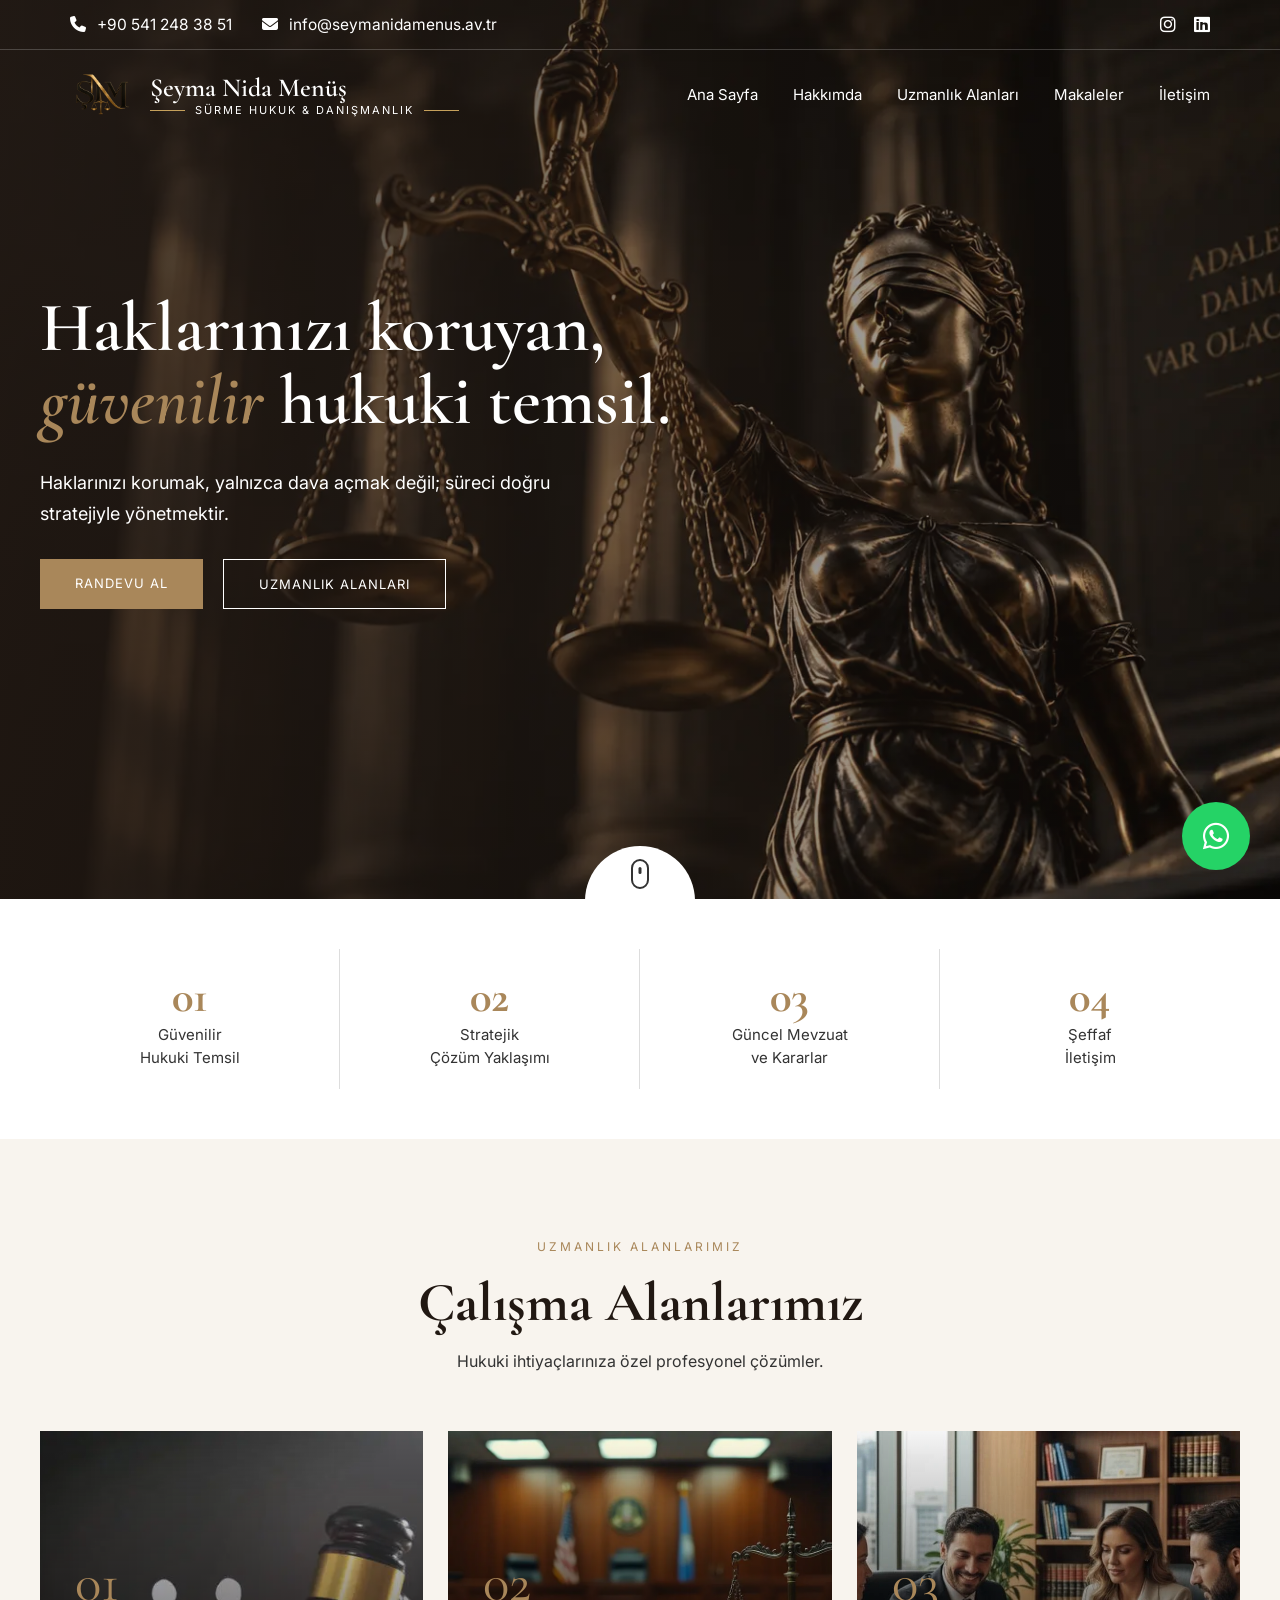
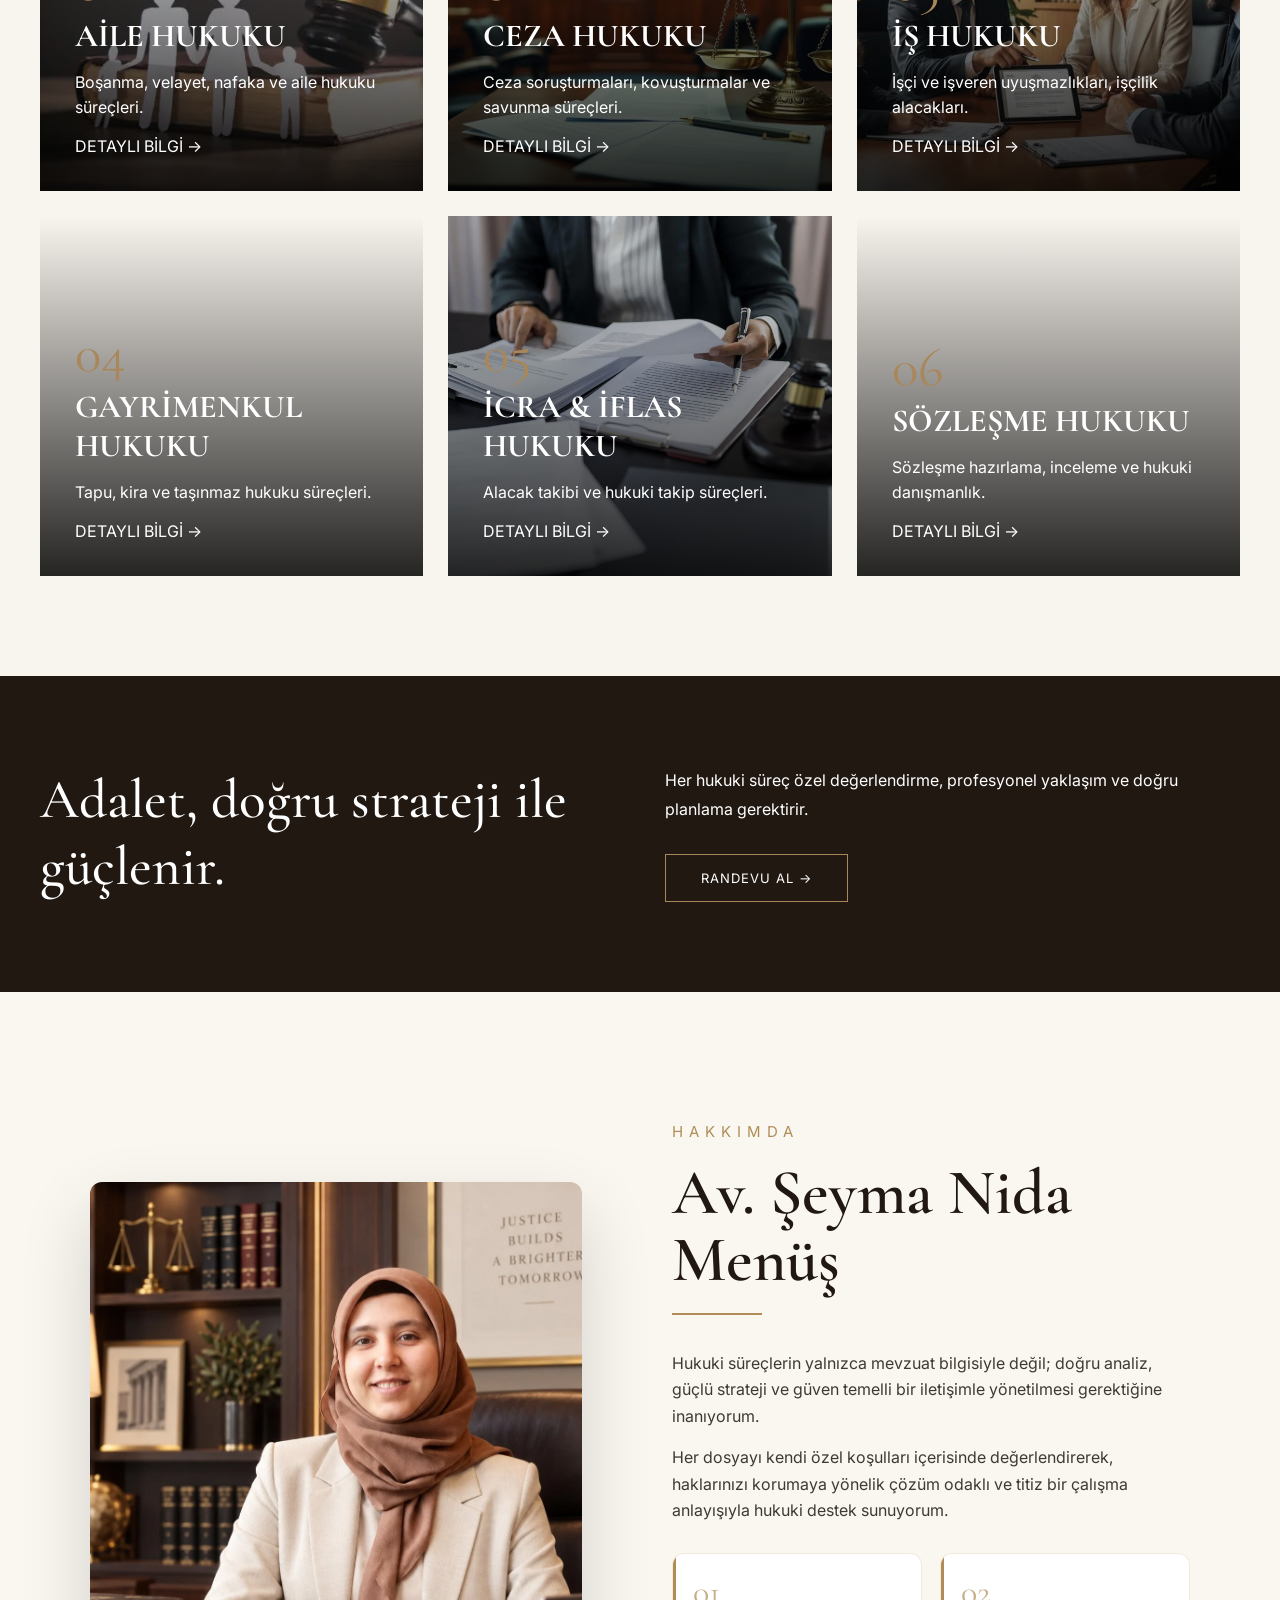
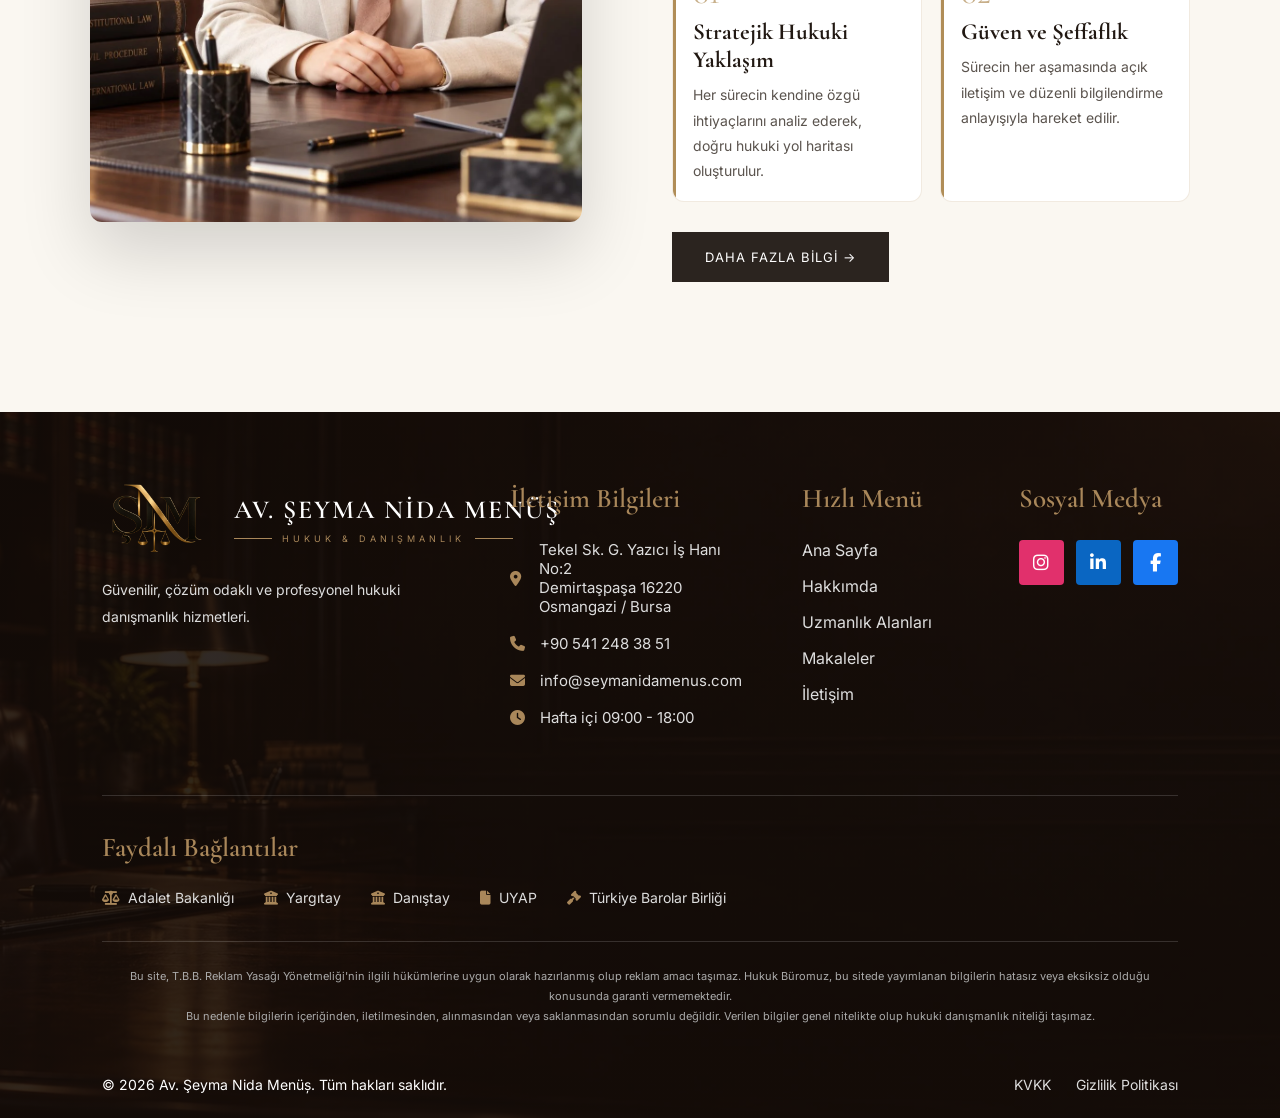
<file: index.html>
<!doctype html>
<html lang="tr">
  <head>
    <meta charset="UTF-8" />
    <meta name="viewport" content="width=device-width, initial-scale=1.0" />

    <title>Av. Şeyma Nida Menüş | Hukuk & Danışmanlık</title>

    <meta
      name="description"
      content="Av. Şeyma Nida Menüş Hukuk & Danışmanlık. Aile hukuku, ceza hukuku, iş hukuku ve hukuki danışmanlık hizmetleri."
    />

    <meta
      name="keywords"
      content="avukat, hukuk bürosu, aile hukuku, ceza hukuku, iş hukuku, hukuki danışmanlık"
    />

    <meta name="author" content="Av. Şeyma Nida Menüş" />
    <link rel="canonical" href="/" />

    <meta property="og:type" content="website" />
    <meta
      property="og:title"
      content="Av. Şeyma Nida Menüş | Hukuk & Danışmanlık"
    />
    <meta
      property="og:description"
      content="Güvenilir hukuki temsil ve profesyonel danışmanlık."
    />
    <meta property="og:image" content="assets/images/hero-lawyer.jpg" />
    <meta name="twitter:card" content="summary_large_image" />

    <link rel="icon" href="assets/icons/favicon.svg" />

    <link rel="stylesheet" href="assets/css/style.css" />
    <link rel="stylesheet" href="assets/css/header.css" />
    <link rel="stylesheet" href="assets/css/footer.css" />
    <link rel="stylesheet" href="assets/css/responsive.css" />

    <link
      rel="stylesheet"
      href="https://cdnjs.cloudflare.com/ajax/libs/font-awesome/6.5.1/css/all.min.css"
    />

    <link rel="preconnect" href="https://fonts.googleapis.com" />
    <link rel="preconnect" href="https://fonts.gstatic.com" crossorigin />

    <link
      href="https://fonts.googleapis.com/css2?family=Cormorant+Garamond:wght@400;500;600;700&family=Inter:wght@300;400;500;600&display=swap"
      rel="stylesheet"
    />

    <script type="application/ld+json">
      {
        "@context": "https://schema.org",
        "@type": "Attorney",
        "name": "Av. Şeyma Nida Menüş",
        "areaServed": "Türkiye",
        "serviceType": [
          "Aile Hukuku",
          "Ceza Hukuku",
          "İş Hukuku",
          "Gayrimenkul Hukuku",
          "Sözleşme Hukuku"
        ]
      }
    </script>
  </head>

  <body>
    <div id="header"></div>

    <section class="hero-split">
      <div class="hero-image">
        <img
          src="assets/images/justice1.webp"
          alt="Hukuk ve adalet"
          class="hero-slide active"
          loading="eager"
          decoding="async"
        />

        <img
          src="assets/images/justice2.webp"
          alt="Mahkeme ve hukuk"
          class="hero-slide"
          loading="lazy"
          decoding="async"
        />

        <img
          src="assets/images/justice3.webp"
          alt="Hukuk bürosu"
          class="hero-slide"
          loading="lazy"
          decoding="async"
        />
      </div>

      <div class="hero-overlay"></div>

      <div class="hero-container">
        <div class="hero-content">
          <h1>
            Haklarınızı koruyan,<br />
            <i>güvenilir</i>
            hukuki temsil.
          </h1>

          <p>
            Haklarınızı korumak, yalnızca dava açmak değil; süreci doğru
            stratejiyle yönetmektir.
          </p>

          <div class="hero-buttons">
            <a href="iletisim.html" class="hero-btn primary"> RANDEVU AL </a>

            <a href="uzmanlik.html" class="hero-btn secondary">
              UZMANLIK ALANLARI
            </a>
          </div>
        </div>
      </div>

      <div class="hero-scroll">
        <span></span>
      </div>
    </section>

    <section class="features">
      <div>
        <h3>01</h3>
        <p>
          Güvenilir
          <br />
          Hukuki Temsil
        </p>
      </div>

      <div>
        <h3>02</h3>
        <p>
          Stratejik
          <br />
          Çözüm Yaklaşımı
        </p>
      </div>

      <div>
        <h3>03</h3>
        <p>
          Güncel Mevzuat
          <br />
          ve Kararlar
        </p>
      </div>

      <div>
        <h3>04</h3>
        <p>
          Şeffaf
          <br />
          İletişim
        </p>
      </div>
    </section>

    <section class="services">
      <div class="section-title center-title">
        <div class="small-title">UZMANLIK ALANLARIMIZ</div>

        <h2>Çalışma Alanlarımız</h2>

        <p>Hukuki ihtiyaçlarınıza özel profesyonel çözümler.</p>
      </div>

      <div class="service-images">
        <div class="service-card">
          <img
            src="assets/images/aile.webp"
            alt="Aile Hukuku"
            loading="lazy"
            decoding="async"
          />

          <div class="overlay">
            <span>01</span>
            <h3>AİLE HUKUKU</h3>
            <p>Boşanma, velayet, nafaka ve aile hukuku süreçleri.</p>
            <a href="uzmanlik.html"> DETAYLI BİLGİ → </a>
          </div>
        </div>

        <div class="service-card">
          <img
            src="assets/images/ceza.webp"
            alt="Ceza Hukuku"
            loading="lazy"
            decoding="async"
          />

          <div class="overlay">
            <span>02</span>
            <h3>CEZA HUKUKU</h3>
            <p>Ceza soruşturmaları, kovuşturmalar ve savunma süreçleri.</p>
            <a href="uzmanlik.html"> DETAYLI BİLGİ → </a>
          </div>
        </div>

        <div class="service-card">
          <img
            src="assets/images/is.webp"
            alt="İş Hukuku"
            loading="lazy"
            decoding="async"
          />

          <div class="overlay">
            <span>03</span>
            <h3>İŞ HUKUKU</h3>
            <p>İşçi ve işveren uyuşmazlıkları, işçilik alacakları.</p>
            <a href="uzmanlik.html"> DETAYLI BİLGİ → </a>
          </div>
        </div>
        <div class="service-card">
          <img
            src="assets/images/gayrimenkul.webp"
            alt="Gayrimenkul Hukuku"
            loading="lazy"
            decoding="async"
          />

          <div class="overlay">
            <span>04</span>

            <h3>GAYRİMENKUL HUKUKU</h3>

            <p>Tapu, kira ve taşınmaz hukuku süreçleri.</p>

            <a href="uzmanlik.html"> DETAYLI BİLGİ → </a>
          </div>
        </div>

        <div class="service-card">
          <img
            src="assets/images/icra.webp"
            alt="İcra ve İflas Hukuku"
            loading="lazy"
            decoding="async"
          />

          <div class="overlay">
            <span>05</span>

            <h3>İCRA & İFLAS HUKUKU</h3>

            <p>Alacak takibi ve hukuki takip süreçleri.</p>

            <a href="uzmanlik.html"> DETAYLI BİLGİ → </a>
          </div>
        </div>

        <div class="service-card">
          <img
            src="assets/images/sozlesme.webp"
            alt="Sözleşme Hukuku"
            loading="lazy"
            decoding="async"
          />

          <div class="overlay">
            <span>06</span>

            <h3>SÖZLEŞME HUKUKU</h3>

            <p>Sözleşme hazırlama, inceleme ve hukuki danışmanlık.</p>

            <a href="uzmanlik.html"> DETAYLI BİLGİ → </a>
          </div>
        </div>
      </div>
    </section>

    <section class="quote">
      <div>
        <h2>Adalet, doğru strateji ile güçlenir.</h2>
      </div>

      <div>
        <p>
          Her hukuki süreç özel değerlendirme, profesyonel yaklaşım ve doğru
          planlama gerektirir.
        </p>

        <a href="iletisim.html" class="btn"> RANDEVU AL → </a>
      </div>
    </section>

    <!-- PREMIUM ABOUT SECTION -->

    <section class="about-premium">
      <div class="about-premium-image">
        <img
          src="assets/images/seyma-nida-ofis.webp"
          alt="Av. Şeyma Nida Menüş Hukuk Bürosu"
          loading="lazy"
        />
      </div>

      <div class="about-premium-content">
        <div class="small-title">HAKKIMDA</div>

        <h2>Av. Şeyma Nida Menüş</h2>

        <div class="about-line"></div>

        <p>
          Hukuki süreçlerin yalnızca mevzuat bilgisiyle değil; doğru analiz,
          güçlü strateji ve güven temelli bir iletişimle yönetilmesi gerektiğine
          inanıyorum.
        </p>

        <p>
          Her dosyayı kendi özel koşulları içerisinde değerlendirerek,
          haklarınızı korumaya yönelik çözüm odaklı ve titiz bir çalışma
          anlayışıyla hukuki destek sunuyorum.
        </p>

        <div class="about-details">
          <div>
            <span class="card-number"> 01 </span>

            <strong> Stratejik Hukuki Yaklaşım </strong>

            <span>
              Her sürecin kendine özgü ihtiyaçlarını analiz ederek, doğru hukuki
              yol haritası oluşturulur.
            </span>
          </div>

          <div>
            <span class="card-number"> 02 </span>

            <strong> Güven ve Şeffaflık </strong>

            <span>
              Sürecin her aşamasında açık iletişim ve düzenli bilgilendirme
              anlayışıyla hareket edilir.
            </span>
          </div>
        </div>

        <a href="hakkimda.html" class="outline-btn"> DAHA FAZLA BİLGİ → </a>
      </div>
    </section>

    <div id="footer"></div>

    <a
      href="https://wa.me/905412483851"
      class="whatsapp-btn"
      aria-label="WhatsApp iletişim"
    >
      <i class="fa-brands fa-whatsapp"></i>
    </a>

    <script src="assets/js/main.js"></script>
  </body>
</html>
</file>
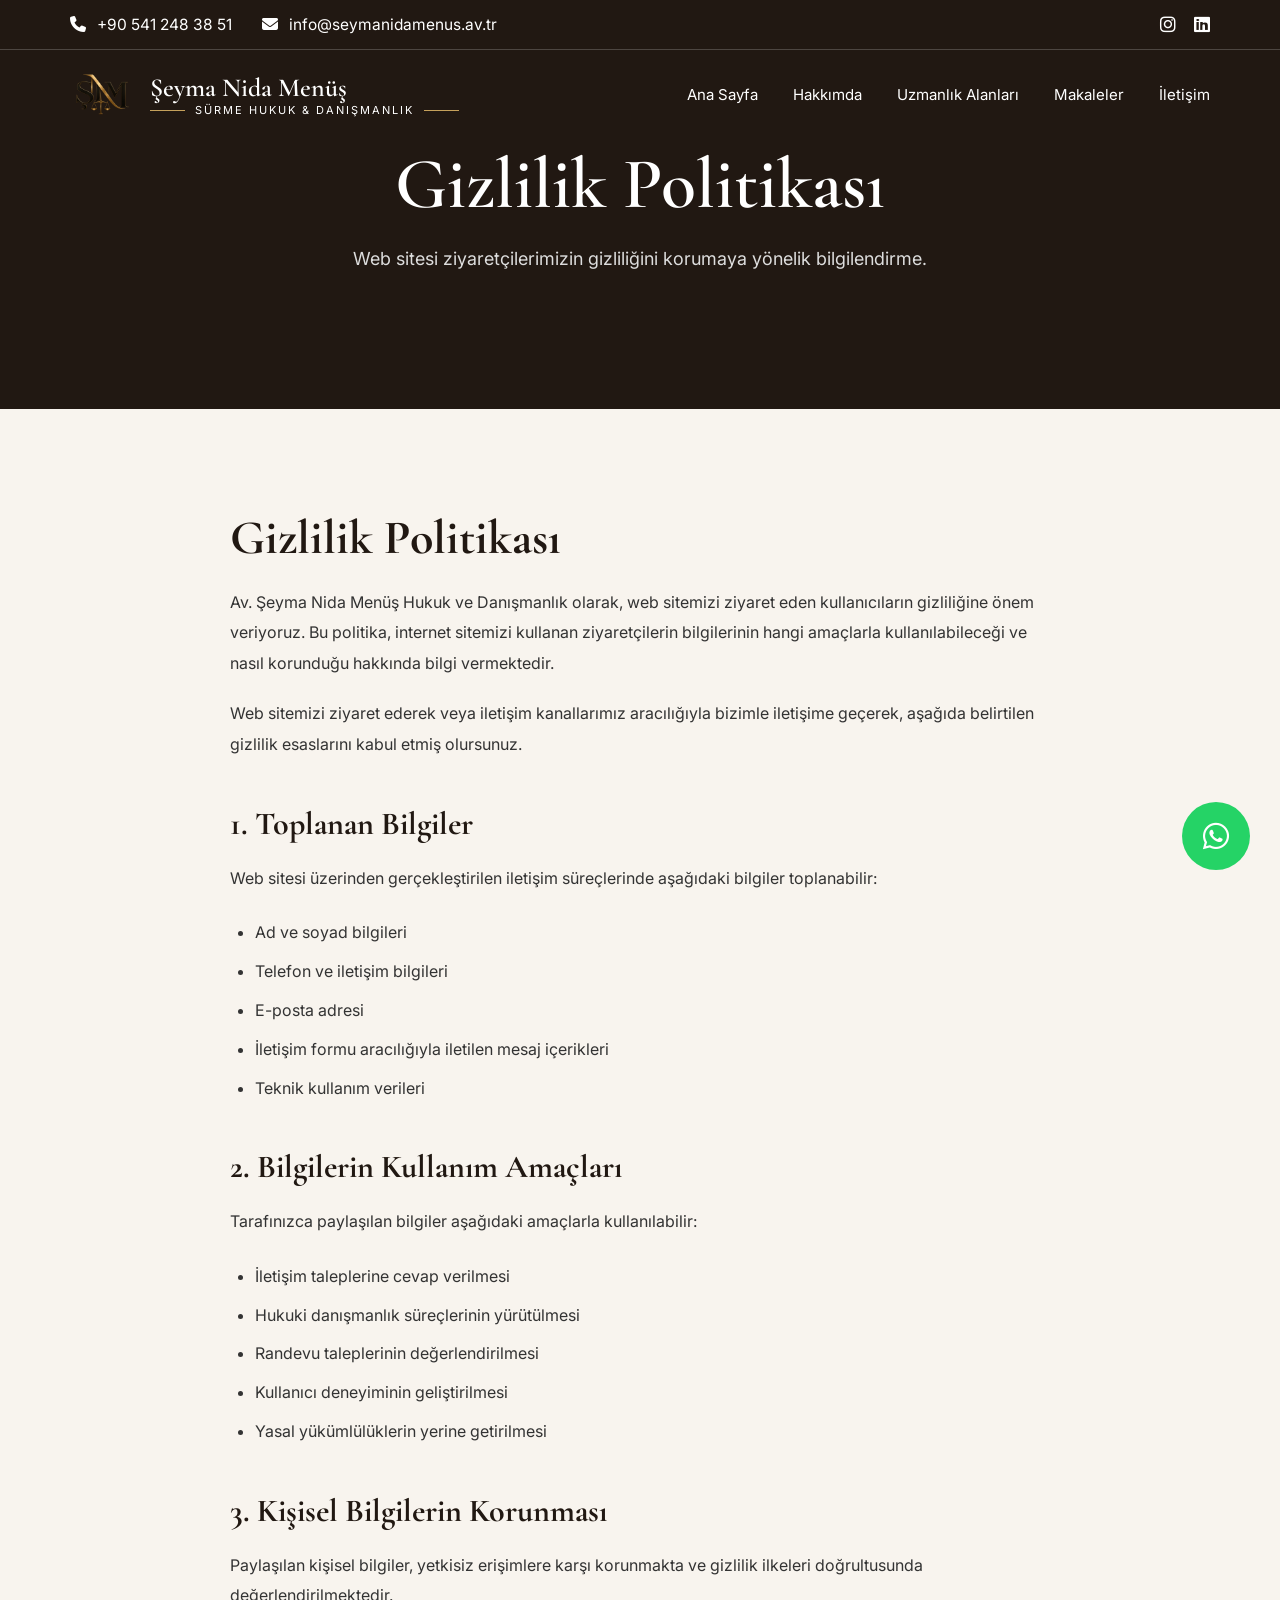
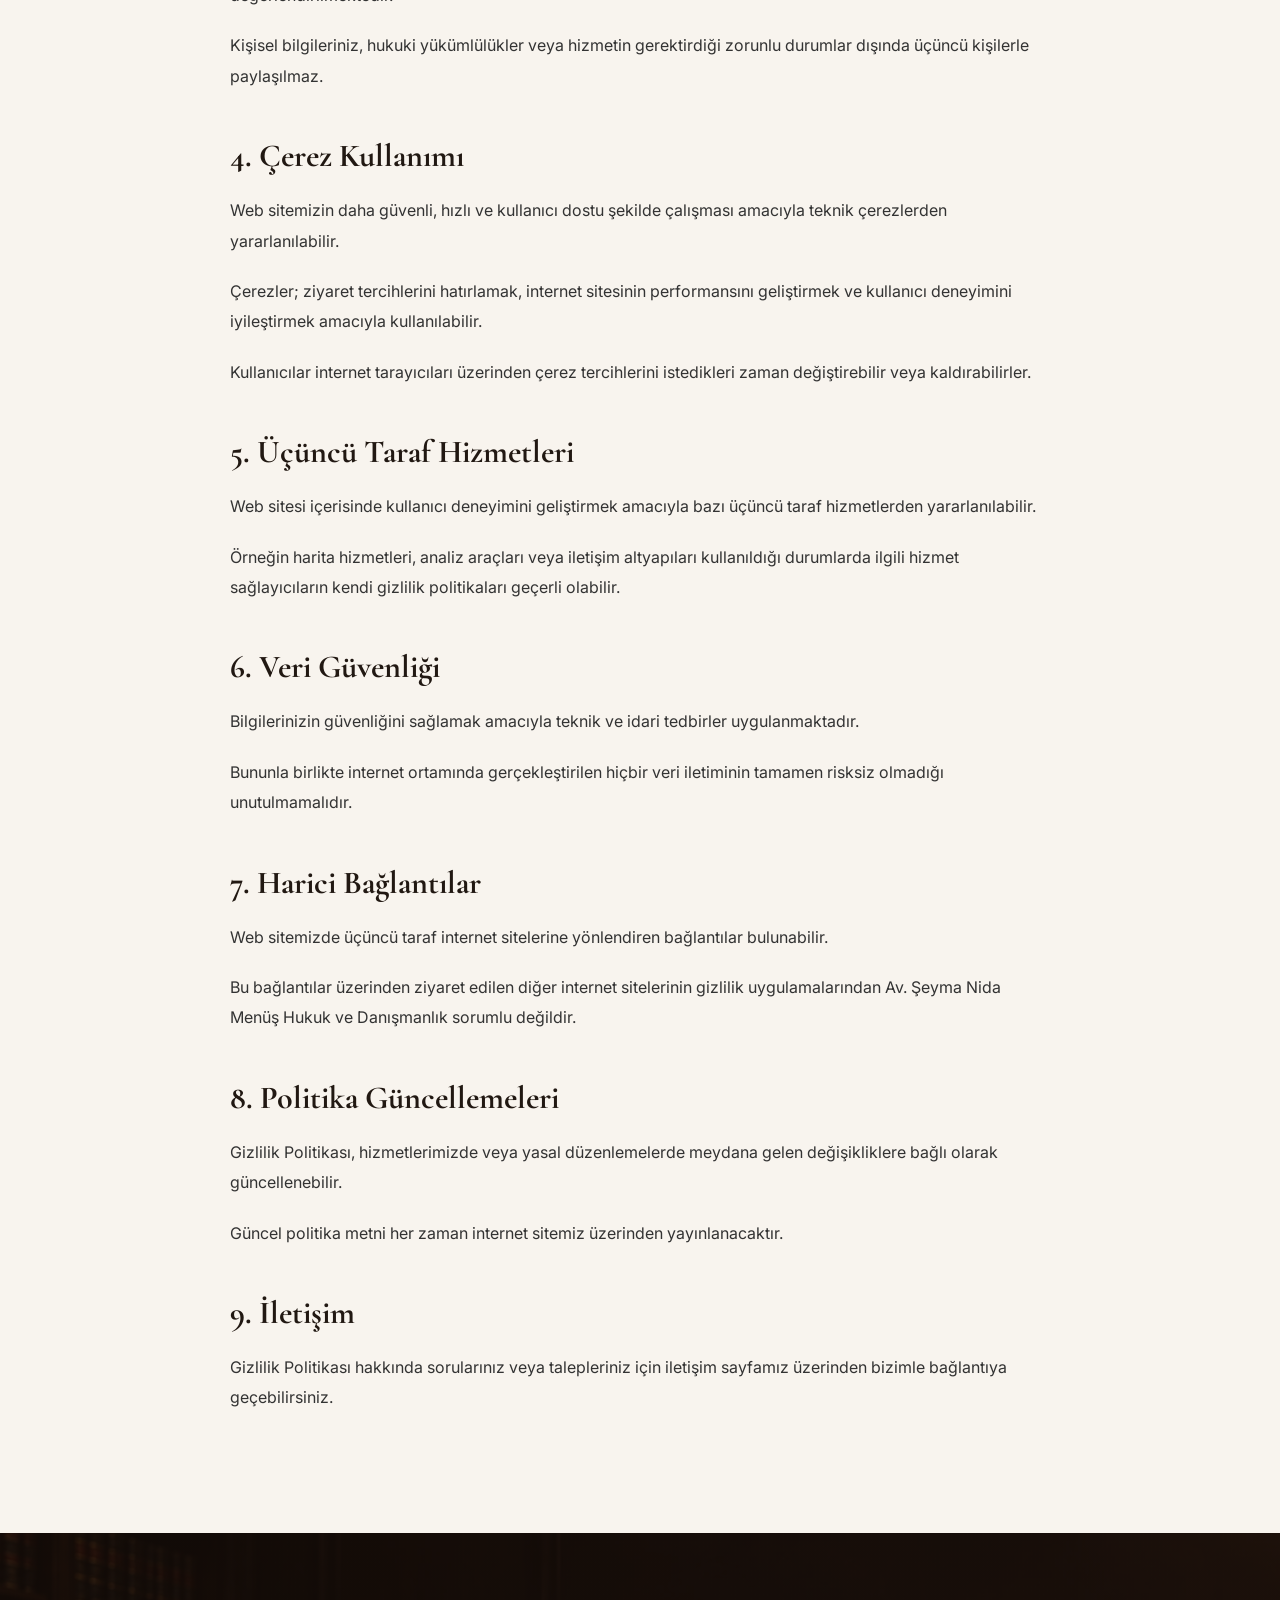
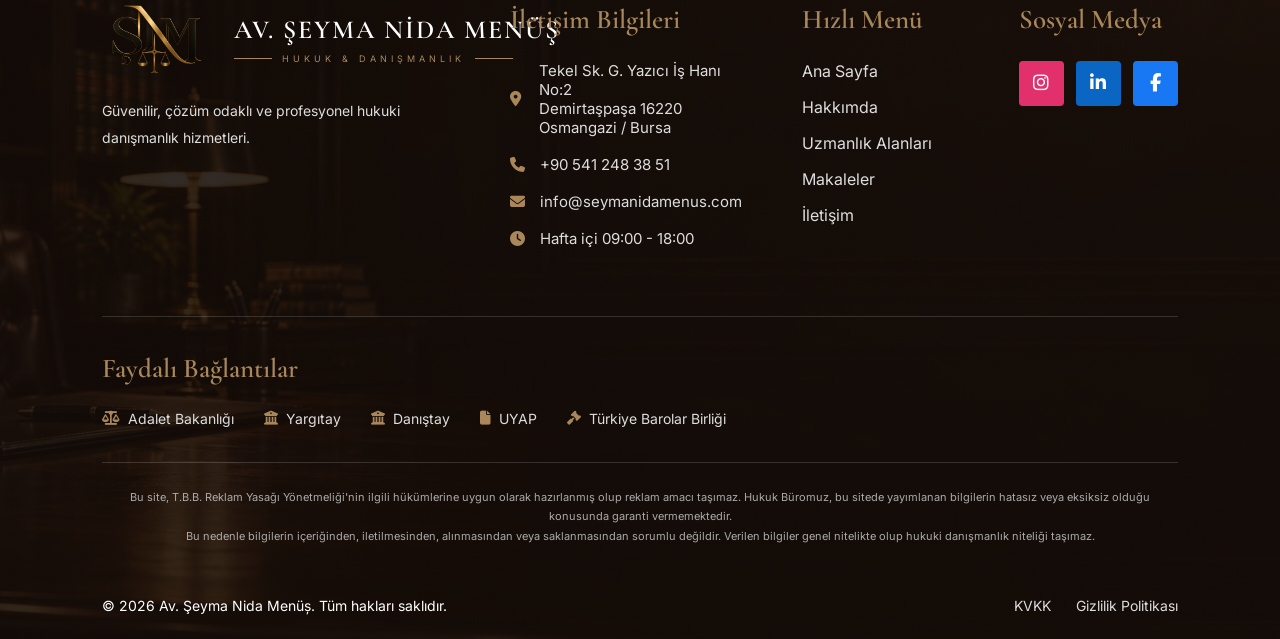
<file: gizlilik.html>
<!doctype html>
<html lang="tr">
  <head>
    <meta charset="UTF-8" />

    <meta name="viewport" content="width=device-width, initial-scale=1.0" />

    <title>Gizlilik Politikası | Av. Şeyma Nida Menüş</title>

    <meta
      name="description"
      content="Av. Şeyma Nida Menüş Hukuk ve Danışmanlık gizlilik politikası ve veri güvenliği bilgilendirmesi."
    />

    <link rel="icon" href="assets/icons/favicon.svg" />

    <link rel="stylesheet" href="assets/css/style.css" />

    <link rel="stylesheet" href="assets/css/header.css" />

    <link rel="stylesheet" href="assets/css/footer.css" />

    <link rel="stylesheet" href="assets/css/responsive.css" />

    <link
      rel="stylesheet"
      href="https://cdnjs.cloudflare.com/ajax/libs/font-awesome/6.5.1/css/all.min.css"
    />

    <link
      href="https://fonts.googleapis.com/css2?family=Cormorant+Garamond:wght@400;500;600;700&family=Inter:wght@300;400;500;600&display=swap"
      rel="stylesheet"
    />
  </head>

  <body>
    <div id="header"></div>

    <section class="page-hero">
      <h1>Gizlilik Politikası</h1>

      <p>
        Web sitesi ziyaretçilerimizin gizliliğini korumaya yönelik
        bilgilendirme.
      </p>
    </section>

    <section class="legal-content">
      <h2>Gizlilik Politikası</h2>

      <p>
        Av. Şeyma Nida Menüş Hukuk ve Danışmanlık olarak, web sitemizi ziyaret
        eden kullanıcıların gizliliğine önem veriyoruz. Bu politika, internet
        sitemizi kullanan ziyaretçilerin bilgilerinin hangi amaçlarla
        kullanılabileceği ve nasıl korunduğu hakkında bilgi vermektedir.
      </p>

      <p>
        Web sitemizi ziyaret ederek veya iletişim kanallarımız aracılığıyla
        bizimle iletişime geçerek, aşağıda belirtilen gizlilik esaslarını kabul
        etmiş olursunuz.
      </p>

      <h3>1. Toplanan Bilgiler</h3>

      <p>
        Web sitesi üzerinden gerçekleştirilen iletişim süreçlerinde aşağıdaki
        bilgiler toplanabilir:
      </p>

      <ul>
        <li>Ad ve soyad bilgileri</li>

        <li>Telefon ve iletişim bilgileri</li>

        <li>E-posta adresi</li>

        <li>İletişim formu aracılığıyla iletilen mesaj içerikleri</li>

        <li>Teknik kullanım verileri</li>
      </ul>

      <h3>2. Bilgilerin Kullanım Amaçları</h3>

      <p>Tarafınızca paylaşılan bilgiler aşağıdaki amaçlarla kullanılabilir:</p>

      <ul>
        <li>İletişim taleplerine cevap verilmesi</li>

        <li>Hukuki danışmanlık süreçlerinin yürütülmesi</li>

        <li>Randevu taleplerinin değerlendirilmesi</li>

        <li>Kullanıcı deneyiminin geliştirilmesi</li>

        <li>Yasal yükümlülüklerin yerine getirilmesi</li>
      </ul>

      <h3>3. Kişisel Bilgilerin Korunması</h3>

      <p>
        Paylaşılan kişisel bilgiler, yetkisiz erişimlere karşı korunmakta ve
        gizlilik ilkeleri doğrultusunda değerlendirilmektedir.
      </p>

      <p>
        Kişisel bilgileriniz, hukuki yükümlülükler veya hizmetin gerektirdiği
        zorunlu durumlar dışında üçüncü kişilerle paylaşılmaz.
      </p>

      <h3>4. Çerez Kullanımı</h3>

      <p>
        Web sitemizin daha güvenli, hızlı ve kullanıcı dostu şekilde çalışması
        amacıyla teknik çerezlerden yararlanılabilir.
      </p>

      <p>
        Çerezler; ziyaret tercihlerini hatırlamak, internet sitesinin
        performansını geliştirmek ve kullanıcı deneyimini iyileştirmek amacıyla
        kullanılabilir.
      </p>

      <p>
        Kullanıcılar internet tarayıcıları üzerinden çerez tercihlerini
        istedikleri zaman değiştirebilir veya kaldırabilirler.
      </p>

      <h3>5. Üçüncü Taraf Hizmetleri</h3>

      <p>
        Web sitesi içerisinde kullanıcı deneyimini geliştirmek amacıyla bazı
        üçüncü taraf hizmetlerden yararlanılabilir.
      </p>

      <p>
        Örneğin harita hizmetleri, analiz araçları veya iletişim altyapıları
        kullanıldığı durumlarda ilgili hizmet sağlayıcıların kendi gizlilik
        politikaları geçerli olabilir.
      </p>

      <h3>6. Veri Güvenliği</h3>

      <p>
        Bilgilerinizin güvenliğini sağlamak amacıyla teknik ve idari tedbirler
        uygulanmaktadır.
      </p>

      <p>
        Bununla birlikte internet ortamında gerçekleştirilen hiçbir veri
        iletiminin tamamen risksiz olmadığı unutulmamalıdır.
      </p>

      <h3>7. Harici Bağlantılar</h3>

      <p>
        Web sitemizde üçüncü taraf internet sitelerine yönlendiren bağlantılar
        bulunabilir.
      </p>

      <p>
        Bu bağlantılar üzerinden ziyaret edilen diğer internet sitelerinin
        gizlilik uygulamalarından Av. Şeyma Nida Menüş Hukuk ve Danışmanlık
        sorumlu değildir.
      </p>

      <h3>8. Politika Güncellemeleri</h3>

      <p>
        Gizlilik Politikası, hizmetlerimizde veya yasal düzenlemelerde meydana
        gelen değişikliklere bağlı olarak güncellenebilir.
      </p>

      <p>
        Güncel politika metni her zaman internet sitemiz üzerinden
        yayınlanacaktır.
      </p>

      <h3>9. İletişim</h3>

      <p>
        Gizlilik Politikası hakkında sorularınız veya talepleriniz için iletişim
        sayfamız üzerinden bizimle bağlantıya geçebilirsiniz.
      </p>
    </section>

    <div id="footer"></div>

    <a
      href="https://wa.me/905412483851"
      class="whatsapp-btn"
      aria-label="WhatsApp iletişim"
    >
      <i class="fa-brands fa-whatsapp"></i>
    </a>

    <script src="assets/js/main.js"></script>
  </body>
</html>
</file>
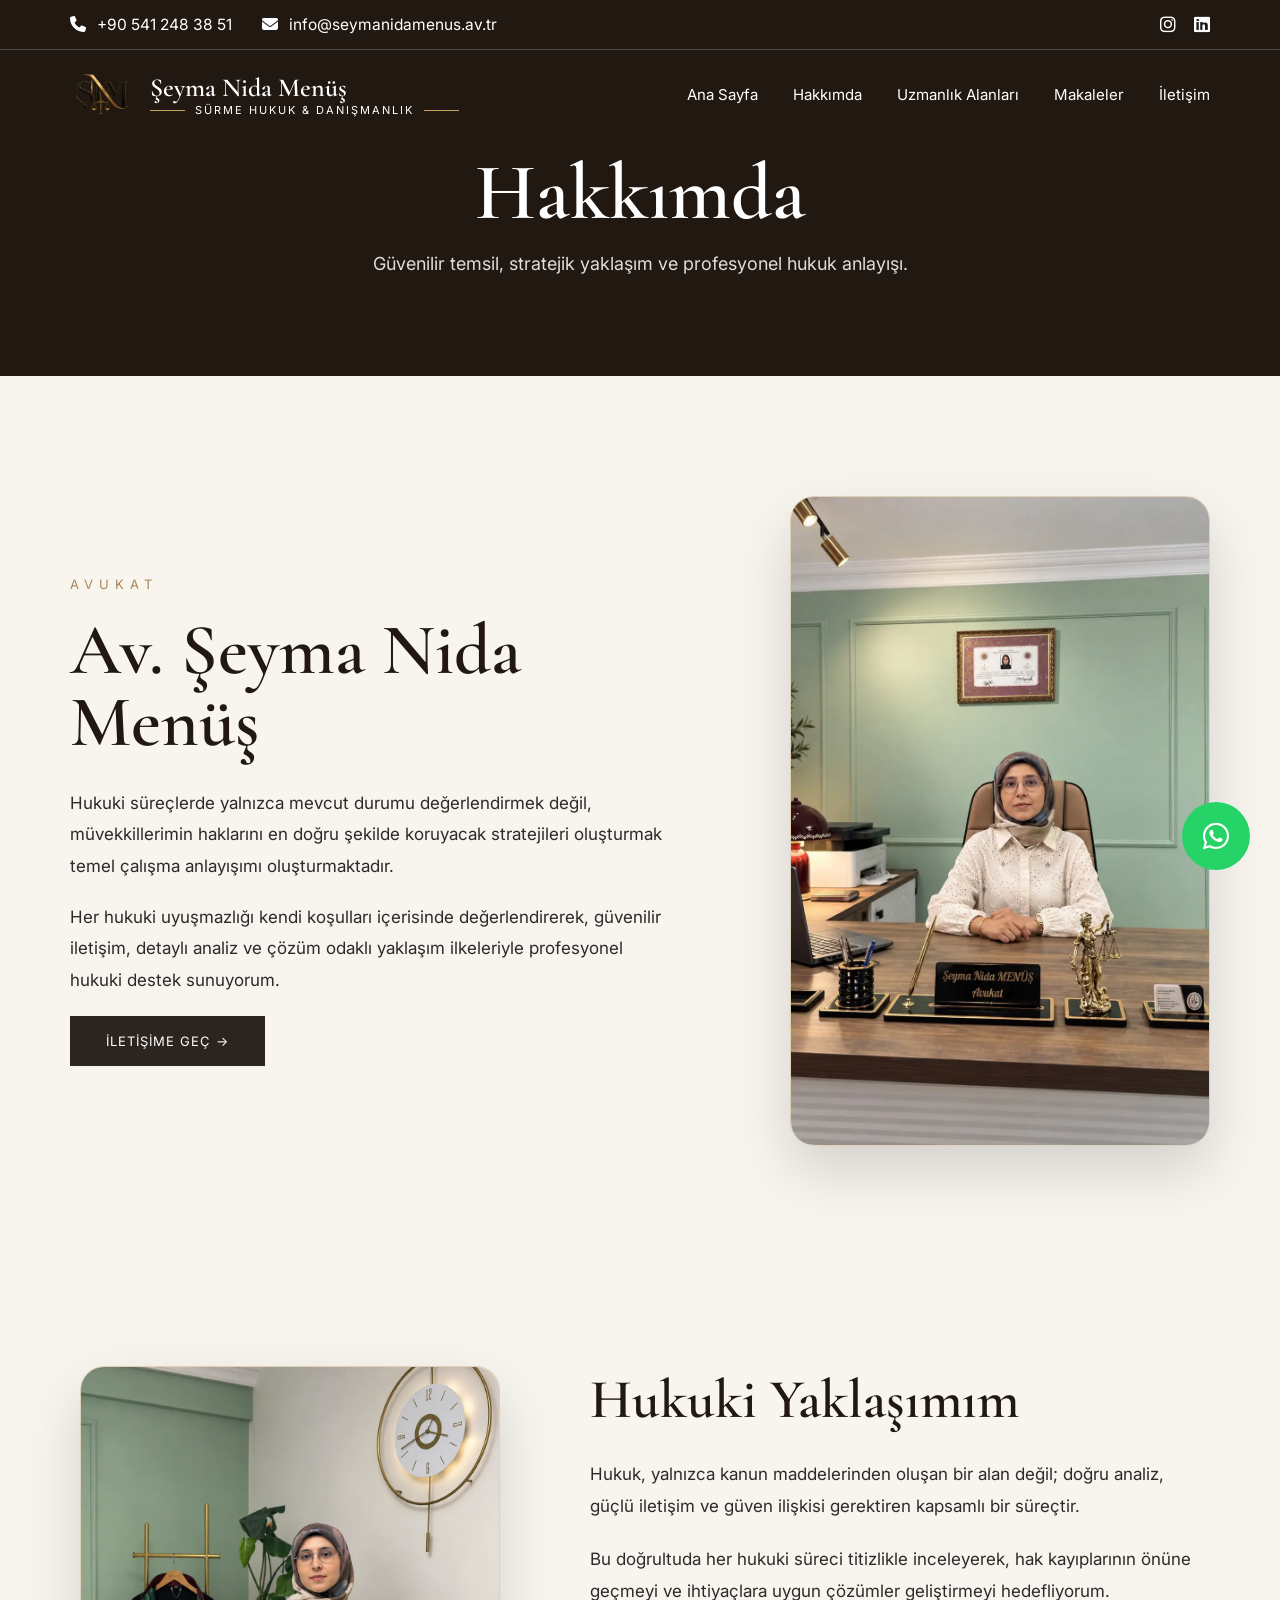
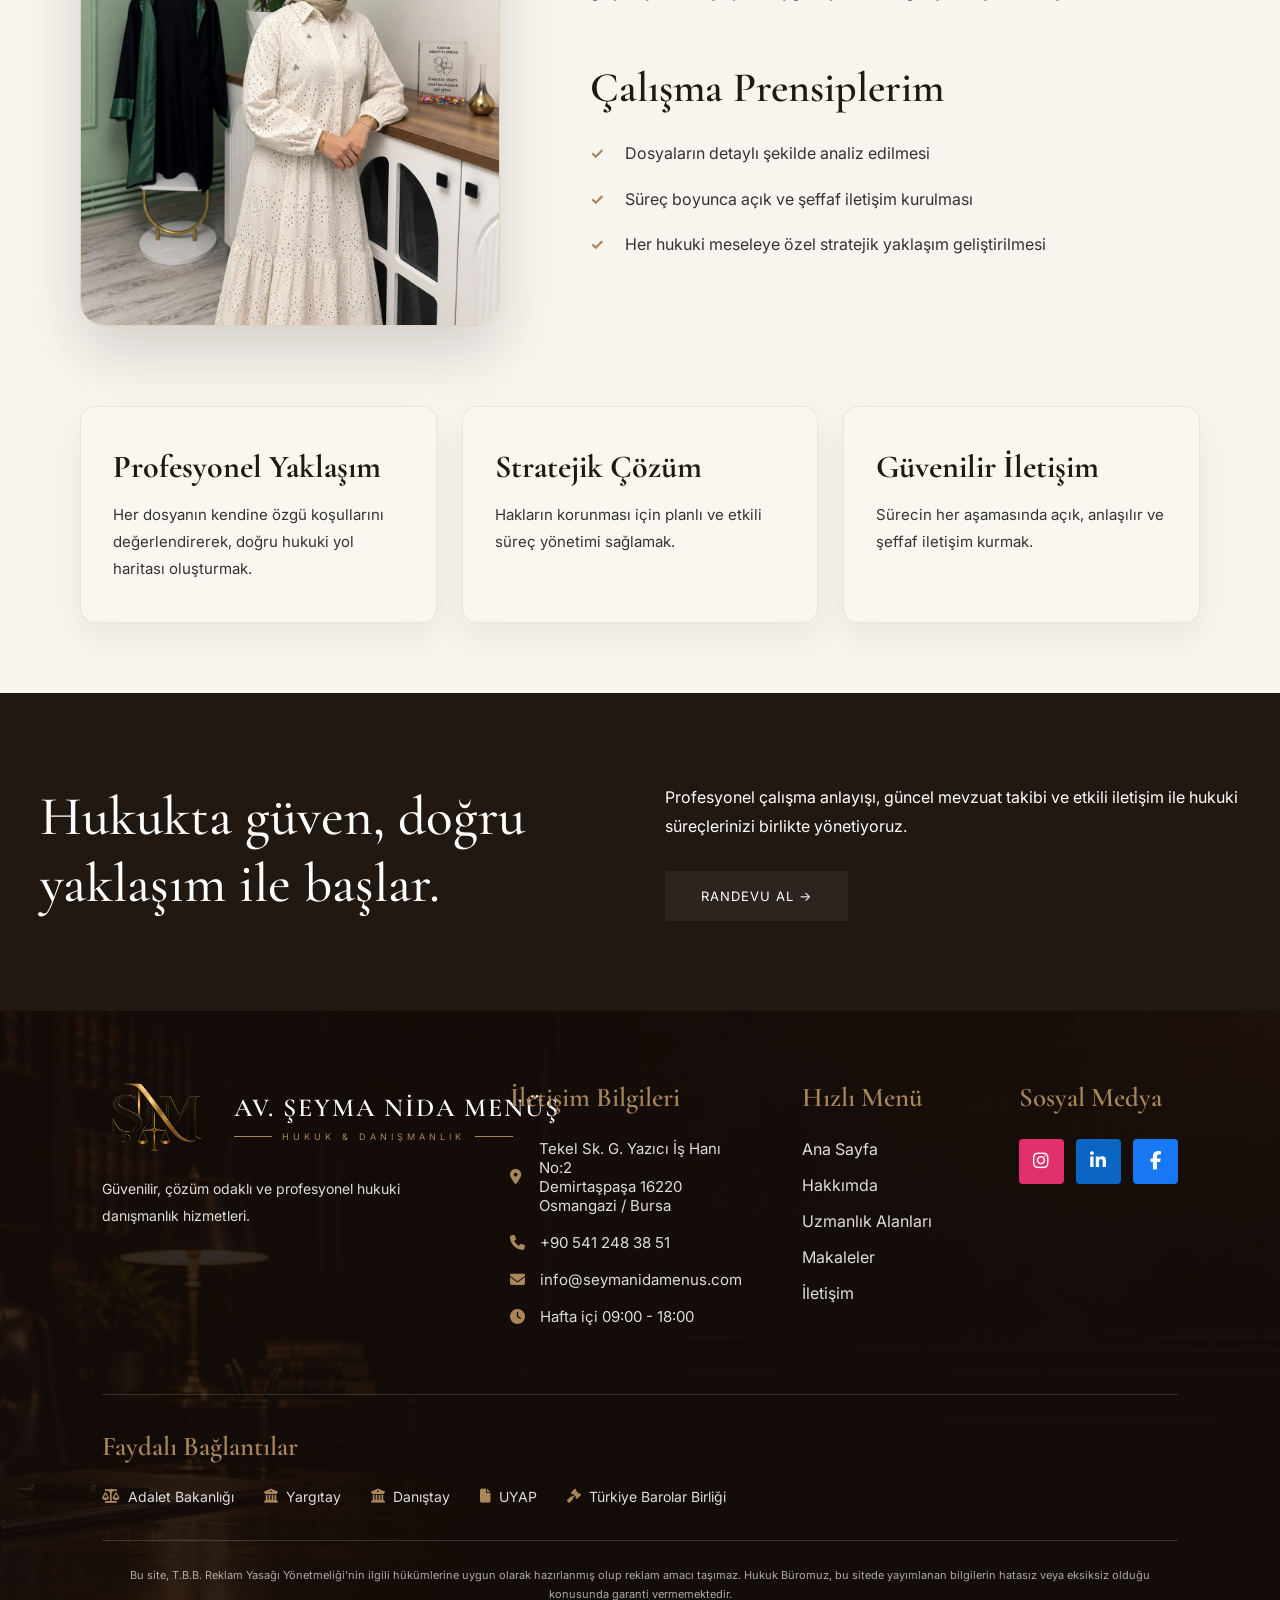
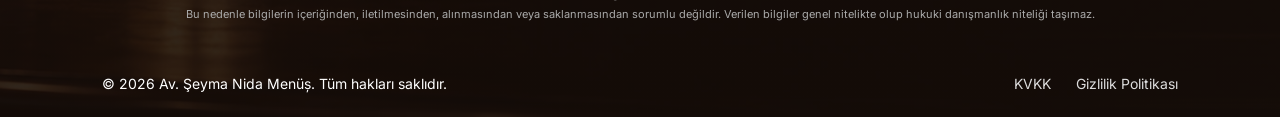
<file: hakkimda.html>
<!doctype html>
<html lang="tr">
  <head>
    <meta charset="UTF-8" />

    <meta name="viewport" content="width=device-width, initial-scale=1.0" />

    <title>Hakkımda | Av. Şeyma Nida Menüş</title>

    <meta
      name="description"
      content="Av. Şeyma Nida Menüş hakkında bilgiler, hukuki yaklaşımı ve çalışma prensipleri."
    />

    <link rel="stylesheet" href="assets/css/style.css" />
    <link rel="stylesheet" href="assets/css/header.css" />
    <link rel="stylesheet" href="assets/css/footer.css" />
    <link rel="stylesheet" href="assets/css/hakkimda.css" />
    <link rel="stylesheet" href="assets/css/responsive.css" />

    <link
      rel="stylesheet"
      href="https://cdnjs.cloudflare.com/ajax/libs/font-awesome/6.5.1/css/all.min.css"
    />

    <link rel="preconnect" href="https://fonts.googleapis.com" />

    <link
      href="https://fonts.googleapis.com/css2?family=Cormorant+Garamond:wght@400;500;600;700&family=Inter:wght@300;400;500;600&display=swap"
      rel="stylesheet"
    />
  </head>

  <body>
    <div id="header"></div>

    <section class="page-hero">
      <h1>Hakkımda</h1>

      <p>Güvenilir temsil, stratejik yaklaşım ve profesyonel hukuk anlayışı.</p>
    </section>

    <section class="about-page">
      <div class="about-content">
        <div class="about-text">
          <div class="small-title">AVUKAT</div>

          <h2>Av. Şeyma Nida Menüş</h2>

          <p>
            Hukuki süreçlerde yalnızca mevcut durumu değerlendirmek değil,
            müvekkillerimin haklarını en doğru şekilde koruyacak stratejileri
            oluşturmak temel çalışma anlayışımı oluşturmaktadır.
          </p>

          <p>
            Her hukuki uyuşmazlığı kendi koşulları içerisinde değerlendirerek,
            güvenilir iletişim, detaylı analiz ve çözüm odaklı yaklaşım
            ilkeleriyle profesyonel hukuki destek sunuyorum.
          </p>

          <a href="iletisim.html" class="btn"> İLETİŞİME GEÇ → </a>
        </div>

        <div class="about-image">
          <img src="assets/images/avukat1.webp" alt="Av. Şeyma Nida Menüş" />
        </div>
      </div>
    </section>

    <section class="about-detail">
      <div class="detail-with-image">
        <div class="detail-image">
          <img src="assets/images/avukat2.webp" alt="Av. Şeyma Nida Menüş" />
        </div>

        <div class="detail-text">
          <h3>Hukuki Yaklaşımım</h3>

          <p>
            Hukuk, yalnızca kanun maddelerinden oluşan bir alan değil; doğru
            analiz, güçlü iletişim ve güven ilişkisi gerektiren kapsamlı bir
            süreçtir.
          </p>

          <p>
            Bu doğrultuda her hukuki süreci titizlikle inceleyerek, hak
            kayıplarının önüne geçmeyi ve ihtiyaçlara uygun çözümler
            geliştirmeyi hedefliyorum.
          </p>

          <h3 class="principles-title">Çalışma Prensiplerim</h3>

          <ul>
            <li>Dosyaların detaylı şekilde analiz edilmesi</li>

            <li>Süreç boyunca açık ve şeffaf iletişim kurulması</li>

            <li>Her hukuki meseleye özel stratejik yaklaşım geliştirilmesi</li>
          </ul>
        </div>
      </div>

      <div class="about-values">
        <div class="about-value">
          <h4>Profesyonel Yaklaşım</h4>

          <p>
            Her dosyanın kendine özgü koşullarını değerlendirerek, doğru hukuki
            yol haritası oluşturmak.
          </p>
        </div>

        <div class="about-value">
          <h4>Stratejik Çözüm</h4>

          <p>
            Hakların korunması için planlı ve etkili süreç yönetimi sağlamak.
          </p>
        </div>

        <div class="about-value">
          <h4>Güvenilir İletişim</h4>

          <p>
            Sürecin her aşamasında açık, anlaşılır ve şeffaf iletişim kurmak.
          </p>
        </div>
      </div>
    </section>

    <section class="quote">
      <div>
        <h2>Hukukta güven, doğru yaklaşım ile başlar.</h2>
      </div>

      <div>
        <p>
          Profesyonel çalışma anlayışı, güncel mevzuat takibi ve etkili iletişim
          ile hukuki süreçlerinizi birlikte yönetiyoruz.
        </p>

        <a href="iletisim.html" class="btn"> RANDEVU AL → </a>
      </div>
    </section>

    <div id="footer"></div>

    <a
      href="https://wa.me/905412483851"
      class="whatsapp-btn"
      aria-label="WhatsApp iletişim"
    >
      <i class="fa-brands fa-whatsapp"></i>
    </a>

    <script src="assets/js/main.js"></script>
  </body>
</html>
</file>
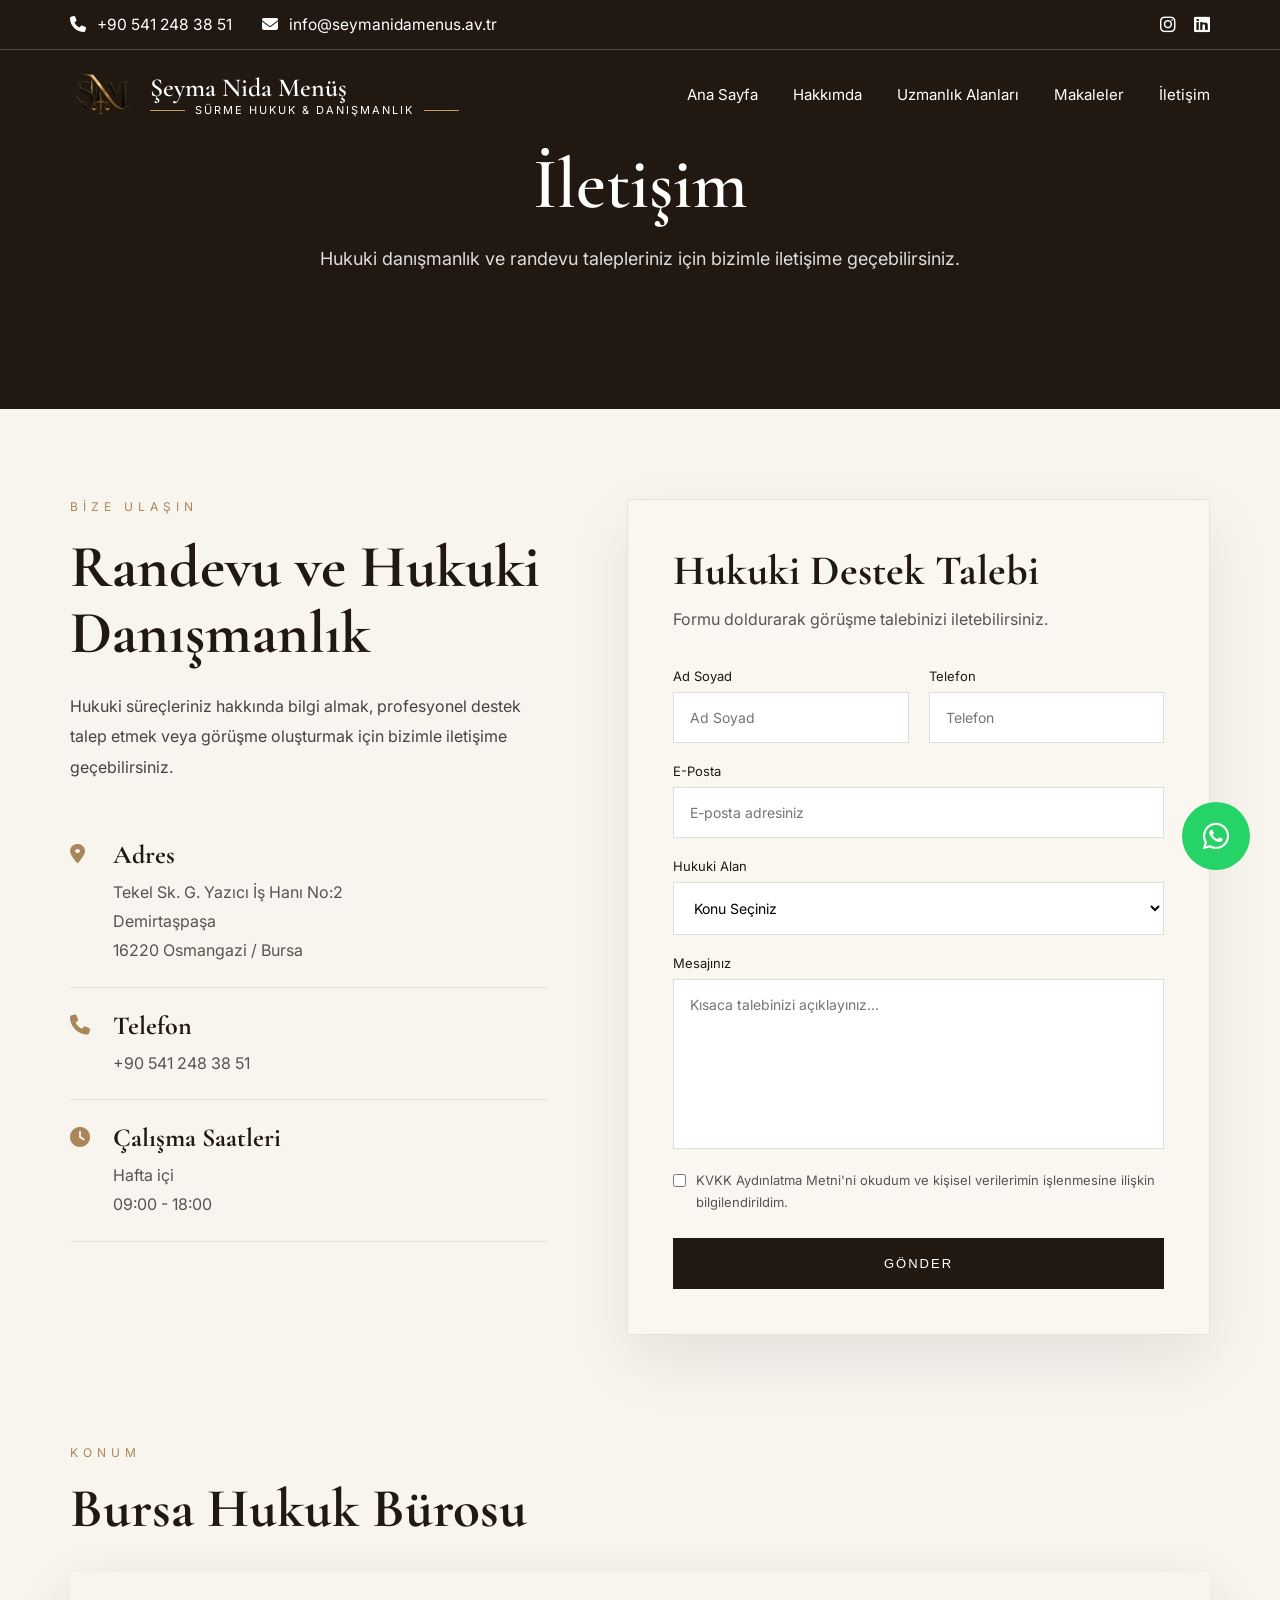
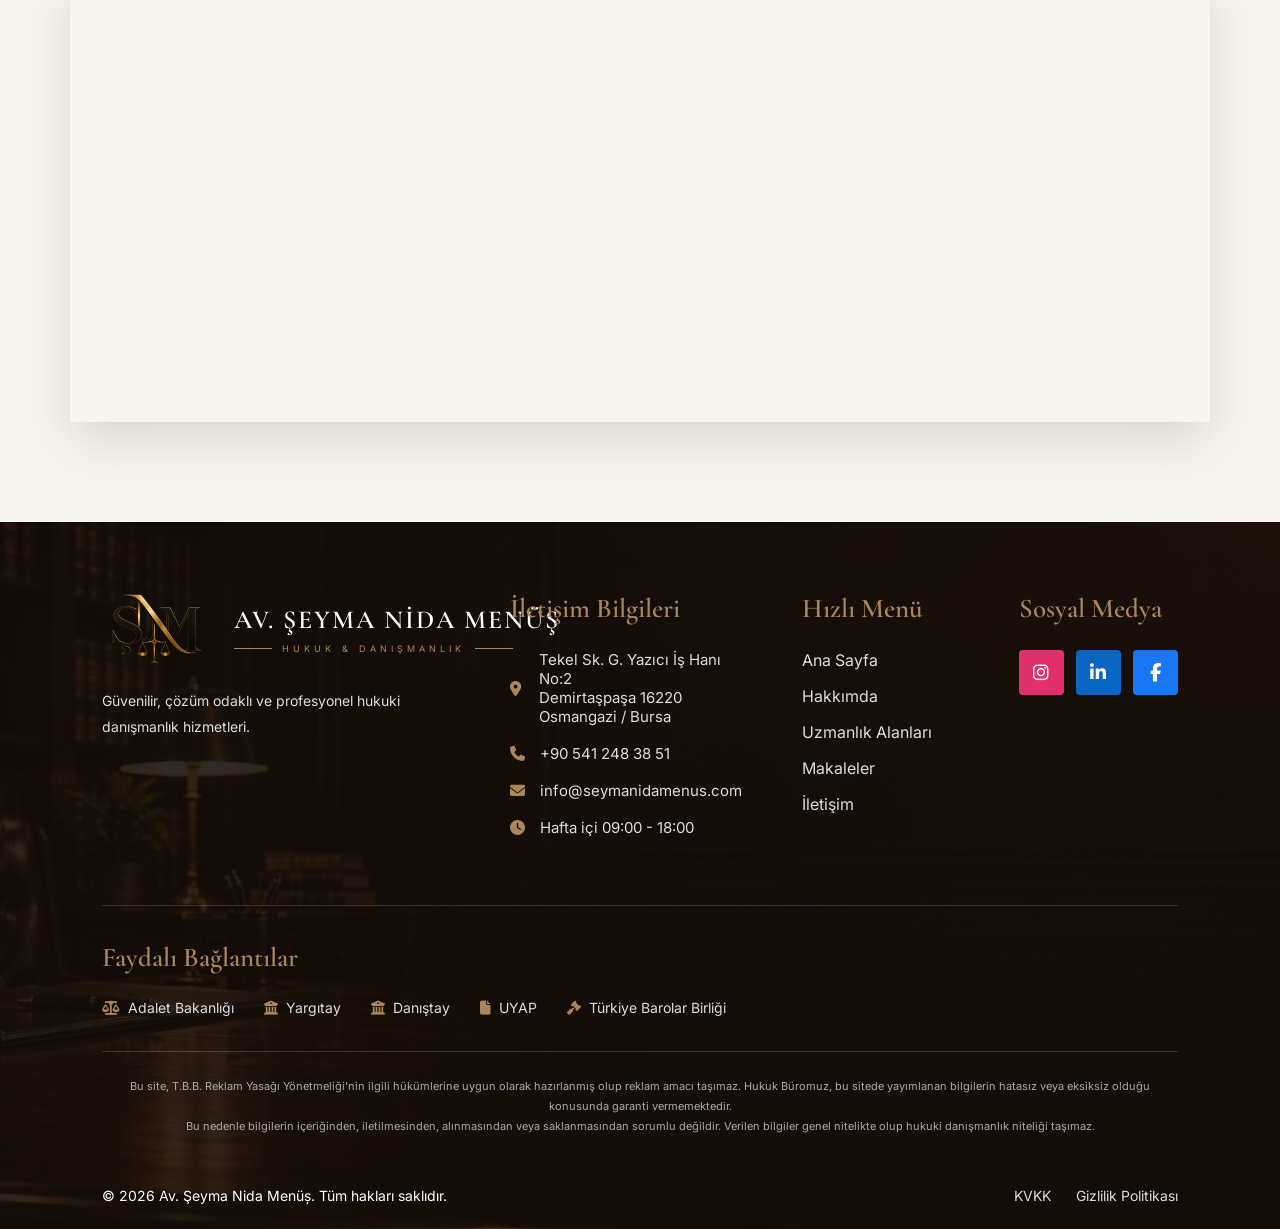
<file: iletisim.html>
<!doctype html>
<html lang="tr">
  <head>
    <meta charset="UTF-8" />

    <meta name="viewport" content="width=device-width, initial-scale=1.0" />

    <title>İletişim | Av. Şeyma Nida Menüş Hukuk & Danışmanlık</title>

    <meta
      name="description"
      content="Hukuki danışmanlık ve randevu talepleriniz için Av. Şeyma Nida Menüş ile iletişime geçebilirsiniz."
    />

    <link rel="stylesheet" href="assets/css/style.css" />

    <link rel="stylesheet" href="assets/css/header.css" />

    <link rel="stylesheet" href="assets/css/footer.css" />

    <link rel="stylesheet" href="assets/css/iletisim.css" />

    <link rel="stylesheet" href="assets/css/responsive.css" />

    <link
      rel="stylesheet"
      href="https://cdnjs.cloudflare.com/ajax/libs/font-awesome/6.5.1/css/all.min.css"
    />

    <link
      href="https://fonts.googleapis.com/css2?family=Cormorant+Garamond:wght@400;500;600;700&family=Inter:wght@300;400;500;600&display=swap"
      rel="stylesheet"
    />
  </head>

  <body>
    <div id="header"></div>

    <section class="page-hero">
      <h1>İletişim</h1>

      <p>
        Hukuki danışmanlık ve randevu talepleriniz için bizimle iletişime
        geçebilirsiniz.
      </p>
    </section>

    <section class="contact-section">
      <div class="contact-info">
        <div class="small-title">BİZE ULAŞIN</div>

        <h2>Randevu ve Hukuki Danışmanlık</h2>

        <p>
          Hukuki süreçleriniz hakkında bilgi almak, profesyonel destek talep
          etmek veya görüşme oluşturmak için bizimle iletişime geçebilirsiniz.
        </p>

        <div class="contact-box">
          <i class="fa-solid fa-location-dot"></i>

          <div>
            <h4>Adres</h4>

            <p>
              Tekel Sk. G. Yazıcı İş Hanı No:2
              <br />
              Demirtaşpaşa
              <br />
              16220 Osmangazi / Bursa
            </p>
          </div>
        </div>

        <div class="contact-box">
          <i class="fa-solid fa-phone"></i>

          <div>
            <h4>Telefon</h4>

            <p>+90 541 248 38 51</p>
          </div>
        </div>

        <div class="contact-box">
          <i class="fa-solid fa-clock"></i>

          <div>
            <h4>Çalışma Saatleri</h4>

            <p>
              Hafta içi
              <br />
              09:00 - 18:00
            </p>
          </div>
        </div>
      </div>

      <div class="contact-form-wrapper">
        <div class="form-header">
          <h3>Hukuki Destek Talebi</h3>

          <p>Formu doldurarak görüşme talebinizi iletebilirsiniz.</p>
        </div>

        <form
          class="contact-form"
          action="https://formspree.io/f/FORM_ID"
          method="POST"
        >
          <div class="form-row">
            <div class="form-group">
              <label> Ad Soyad </label>

              <input type="text" name="name" placeholder="Ad Soyad" required />
            </div>

            <div class="form-group">
              <label> Telefon </label>

              <input type="tel" name="phone" placeholder="Telefon" required />
            </div>
          </div>

          <div class="form-group">
            <label> E-Posta </label>

            <input type="email" name="email" placeholder="E-posta adresiniz" />
          </div>

          <div class="form-group">
            <label> Hukuki Alan </label>

            <select name="subject">
              <option>Konu Seçiniz</option>

              <option>Aile Hukuku</option>

              <option>Ceza Hukuku</option>

              <option>İş Hukuku</option>

              <option>Gayrimenkul Hukuku</option>

              <option>Diğer</option>
            </select>
          </div>

          <div class="form-group">
            <label> Mesajınız </label>

            <textarea
              name="message"
              placeholder="Kısaca talebinizi açıklayınız..."
              required
            ></textarea>
          </div>

          <label class="kvkk-check">
            <input type="checkbox" required />

            <span>
              KVKK Aydınlatma Metni'ni okudum ve kişisel verilerimin işlenmesine
              ilişkin bilgilendirildim.
            </span>
          </label>

          <button type="submit" class="btn">GÖNDER</button>
        </form>
      </div>
    </section>

    <section class="map-area">
      <div class="small-title">KONUM</div>

      <h2>Bursa Hukuk Bürosu</h2>

      <iframe
        src="https://www.google.com/maps?q=Demirtaspasa,+Tekel+Sk.+No:2,+16220+Osmangazi,+Bursa,+Turkey&output=embed"
        loading="lazy"
        allowfullscreen
      ></iframe>
    </section>

    <div id="footer"></div>

    <a
      href="https://wa.me/905412483851"
      class="whatsapp-btn"
      aria-label="WhatsApp iletişim"
    >
      <i class="fa-brands fa-whatsapp"></i>
    </a>

    <script src="assets/js/main.js"></script>
  </body>
</html>
</file>
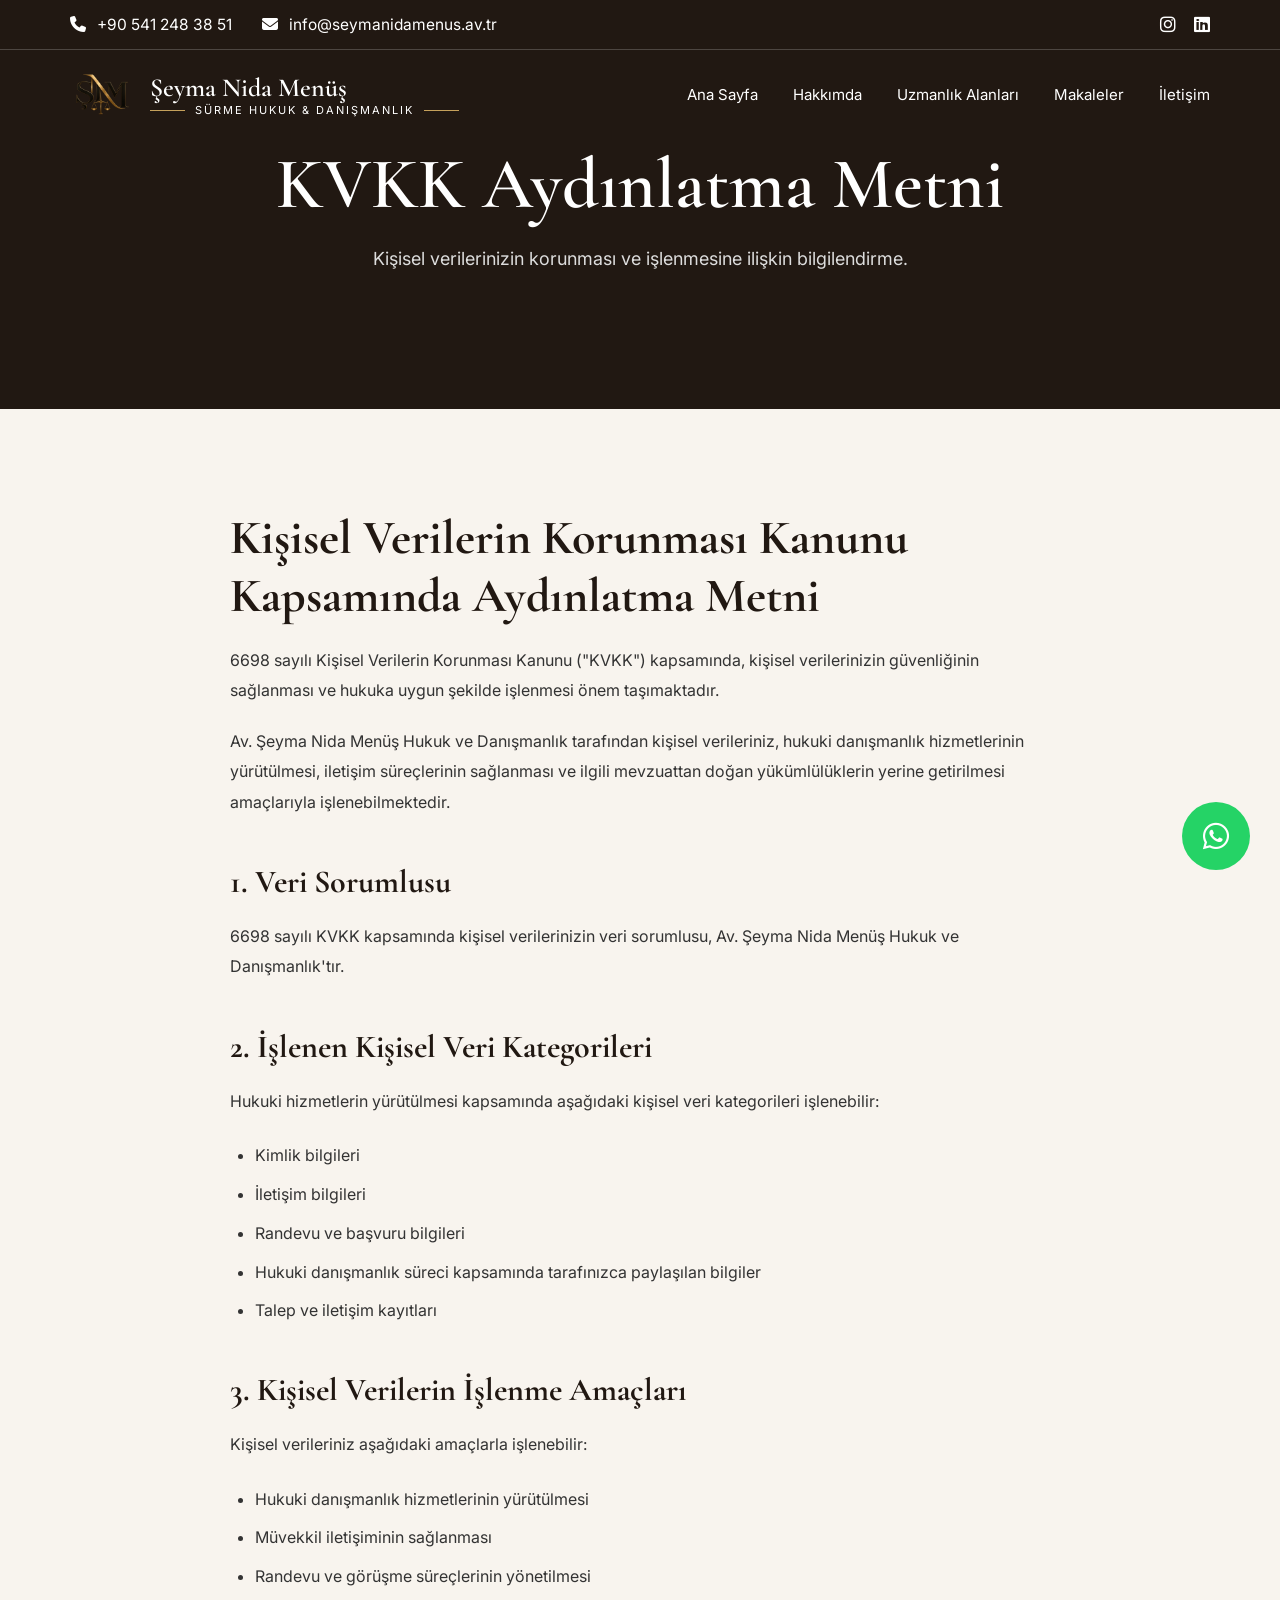
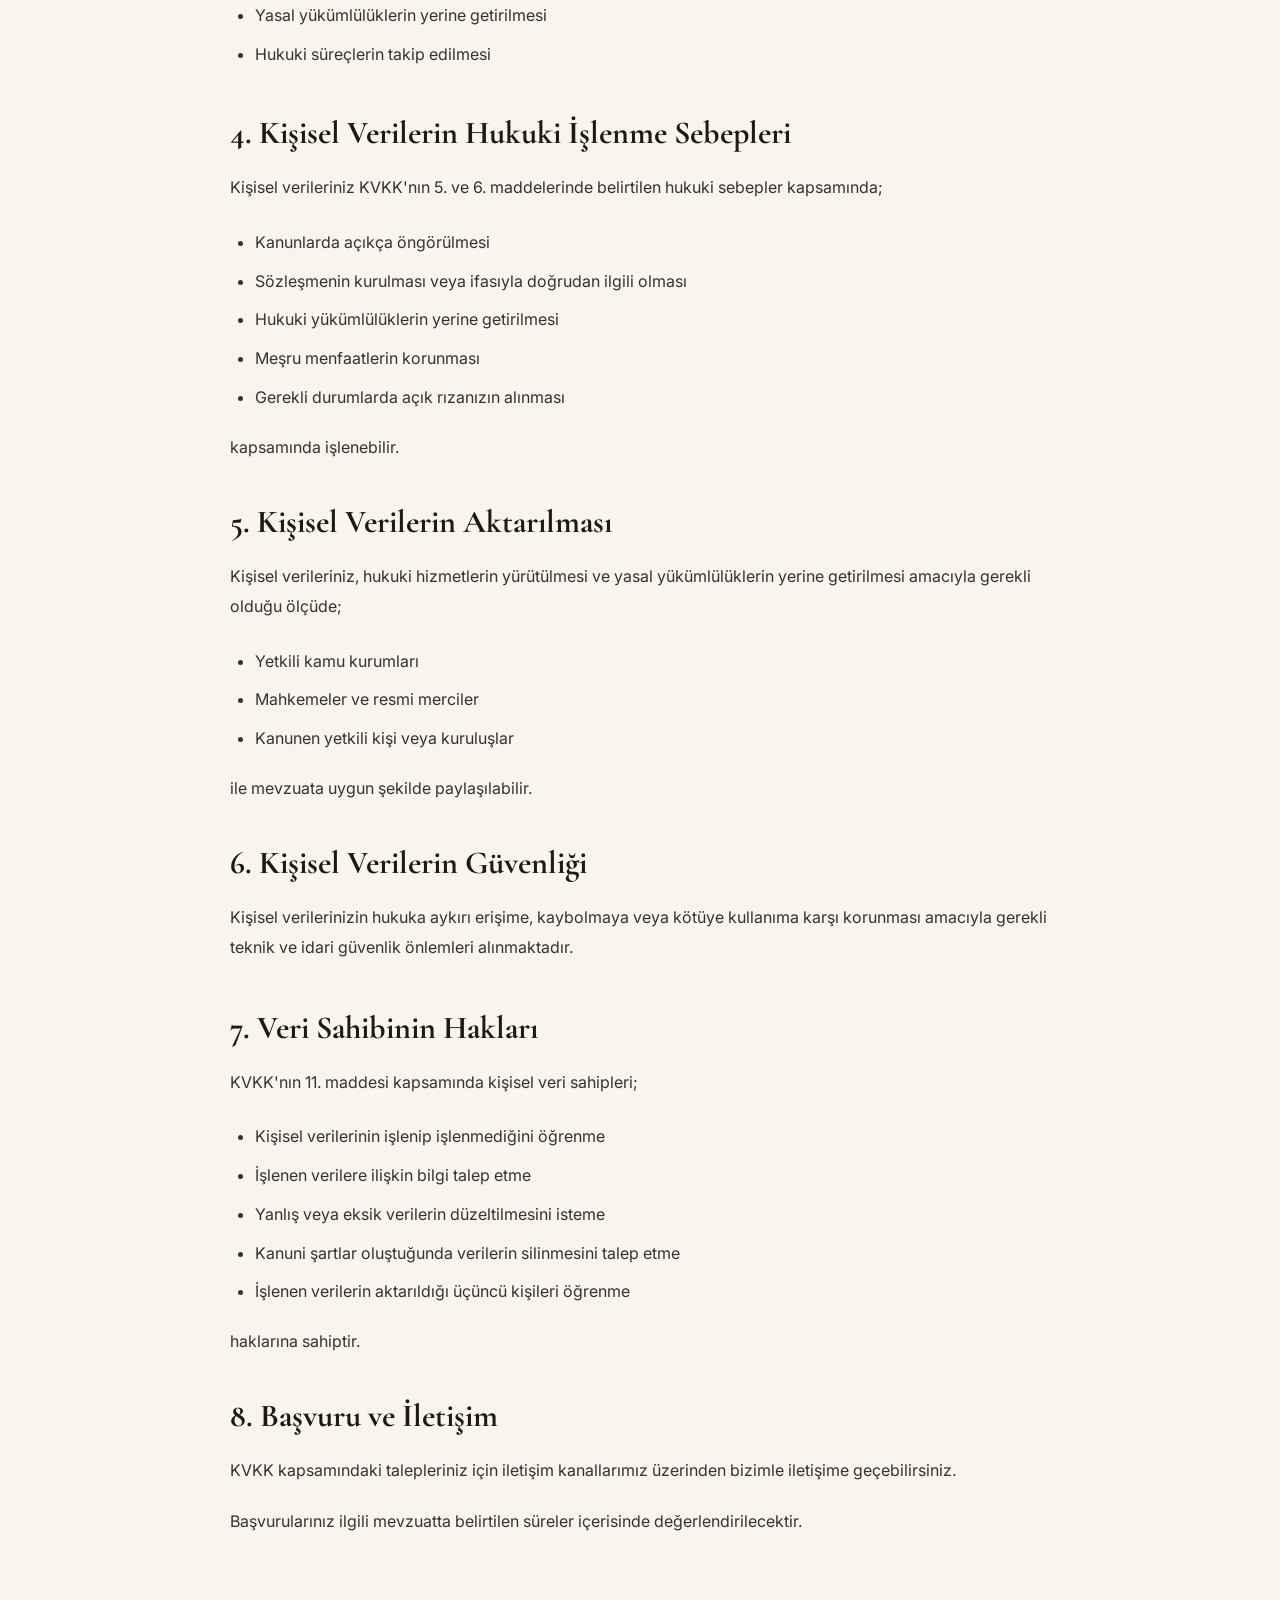
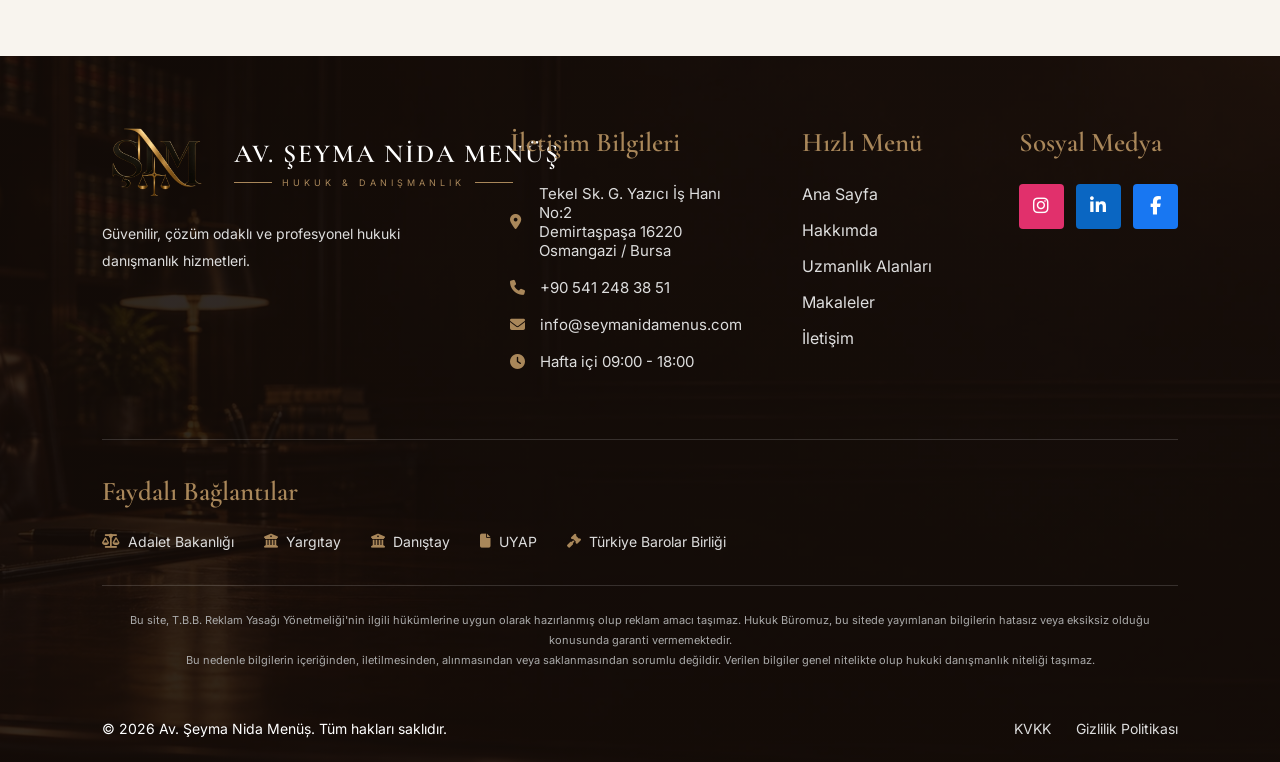
<file: kvkk.html>
<!doctype html>
<html lang="tr">
  <head>
    <meta charset="UTF-8" />

    <meta name="viewport" content="width=device-width, initial-scale=1.0" />

    <title>KVKK Aydınlatma Metni | Av. Şeyma Nida Menüş</title>

    <meta
      name="description"
      content="Av. Şeyma Nida Menüş Hukuk ve Danışmanlık kişisel verilerin korunması kapsamında KVKK aydınlatma metni."
    />

    <link rel="icon" href="assets/icons/favicon.svg" />

    <link rel="stylesheet" href="assets/css/style.css" />

    <link rel="stylesheet" href="assets/css/header.css" />

    <link rel="stylesheet" href="assets/css/footer.css" />

    <link rel="stylesheet" href="assets/css/responsive.css" />

    <link
      rel="stylesheet"
      href="https://cdnjs.cloudflare.com/ajax/libs/font-awesome/6.5.1/css/all.min.css"
    />

    <link
      href="https://fonts.googleapis.com/css2?family=Cormorant+Garamond:wght@400;500;600;700&family=Inter:wght@300;400;500;600&display=swap"
      rel="stylesheet"
    />
  </head>

  <body>
    <div id="header"></div>

    <section class="page-hero">
      <h1>KVKK Aydınlatma Metni</h1>

      <p>
        Kişisel verilerinizin korunması ve işlenmesine ilişkin bilgilendirme.
      </p>
    </section>

    <section class="legal-content">
      <h2>Kişisel Verilerin Korunması Kanunu Kapsamında Aydınlatma Metni</h2>

      <p>
        6698 sayılı Kişisel Verilerin Korunması Kanunu ("KVKK") kapsamında,
        kişisel verilerinizin güvenliğinin sağlanması ve hukuka uygun şekilde
        işlenmesi önem taşımaktadır.
      </p>

      <p>
        Av. Şeyma Nida Menüş Hukuk ve Danışmanlık tarafından kişisel
        verileriniz, hukuki danışmanlık hizmetlerinin yürütülmesi, iletişim
        süreçlerinin sağlanması ve ilgili mevzuattan doğan yükümlülüklerin
        yerine getirilmesi amaçlarıyla işlenebilmektedir.
      </p>

      <h3>1. Veri Sorumlusu</h3>

      <p>
        6698 sayılı KVKK kapsamında kişisel verilerinizin veri sorumlusu, Av.
        Şeyma Nida Menüş Hukuk ve Danışmanlık'tır.
      </p>

      <h3>2. İşlenen Kişisel Veri Kategorileri</h3>

      <p>
        Hukuki hizmetlerin yürütülmesi kapsamında aşağıdaki kişisel veri
        kategorileri işlenebilir:
      </p>

      <ul>
        <li>Kimlik bilgileri</li>

        <li>İletişim bilgileri</li>

        <li>Randevu ve başvuru bilgileri</li>

        <li>
          Hukuki danışmanlık süreci kapsamında tarafınızca paylaşılan bilgiler
        </li>

        <li>Talep ve iletişim kayıtları</li>
      </ul>

      <h3>3. Kişisel Verilerin İşlenme Amaçları</h3>

      <p>Kişisel verileriniz aşağıdaki amaçlarla işlenebilir:</p>

      <ul>
        <li>Hukuki danışmanlık hizmetlerinin yürütülmesi</li>

        <li>Müvekkil iletişiminin sağlanması</li>

        <li>Randevu ve görüşme süreçlerinin yönetilmesi</li>

        <li>Yasal yükümlülüklerin yerine getirilmesi</li>

        <li>Hukuki süreçlerin takip edilmesi</li>
      </ul>

      <h3>4. Kişisel Verilerin Hukuki İşlenme Sebepleri</h3>

      <p>
        Kişisel verileriniz KVKK'nın 5. ve 6. maddelerinde belirtilen hukuki
        sebepler kapsamında;
      </p>

      <ul>
        <li>Kanunlarda açıkça öngörülmesi</li>

        <li>Sözleşmenin kurulması veya ifasıyla doğrudan ilgili olması</li>

        <li>Hukuki yükümlülüklerin yerine getirilmesi</li>

        <li>Meşru menfaatlerin korunması</li>

        <li>Gerekli durumlarda açık rızanızın alınması</li>
      </ul>

      kapsamında işlenebilir.

      <h3>5. Kişisel Verilerin Aktarılması</h3>

      <p>
        Kişisel verileriniz, hukuki hizmetlerin yürütülmesi ve yasal
        yükümlülüklerin yerine getirilmesi amacıyla gerekli olduğu ölçüde;
      </p>

      <ul>
        <li>Yetkili kamu kurumları</li>

        <li>Mahkemeler ve resmi merciler</li>

        <li>Kanunen yetkili kişi veya kuruluşlar</li>
      </ul>

      ile mevzuata uygun şekilde paylaşılabilir.

      <h3>6. Kişisel Verilerin Güvenliği</h3>

      <p>
        Kişisel verilerinizin hukuka aykırı erişime, kaybolmaya veya kötüye
        kullanıma karşı korunması amacıyla gerekli teknik ve idari güvenlik
        önlemleri alınmaktadır.
      </p>

      <h3>7. Veri Sahibinin Hakları</h3>

      <p>KVKK'nın 11. maddesi kapsamında kişisel veri sahipleri;</p>

      <ul>
        <li>Kişisel verilerinin işlenip işlenmediğini öğrenme</li>

        <li>İşlenen verilere ilişkin bilgi talep etme</li>

        <li>Yanlış veya eksik verilerin düzeltilmesini isteme</li>

        <li>Kanuni şartlar oluştuğunda verilerin silinmesini talep etme</li>

        <li>İşlenen verilerin aktarıldığı üçüncü kişileri öğrenme</li>
      </ul>

      haklarına sahiptir.

      <h3>8. Başvuru ve İletişim</h3>

      <p>
        KVKK kapsamındaki talepleriniz için iletişim kanallarımız üzerinden
        bizimle iletişime geçebilirsiniz.
      </p>

      <p>
        Başvurularınız ilgili mevzuatta belirtilen süreler içerisinde
        değerlendirilecektir.
      </p>
    </section>

    <div id="footer"></div>

    <a
      href="https://wa.me/905412483851"
      class="whatsapp-btn"
      aria-label="WhatsApp iletişim"
    >
      <i class="fa-brands fa-whatsapp"></i>
    </a>

    <script src="assets/js/main.js"></script>
  </body>
</html>
</file>
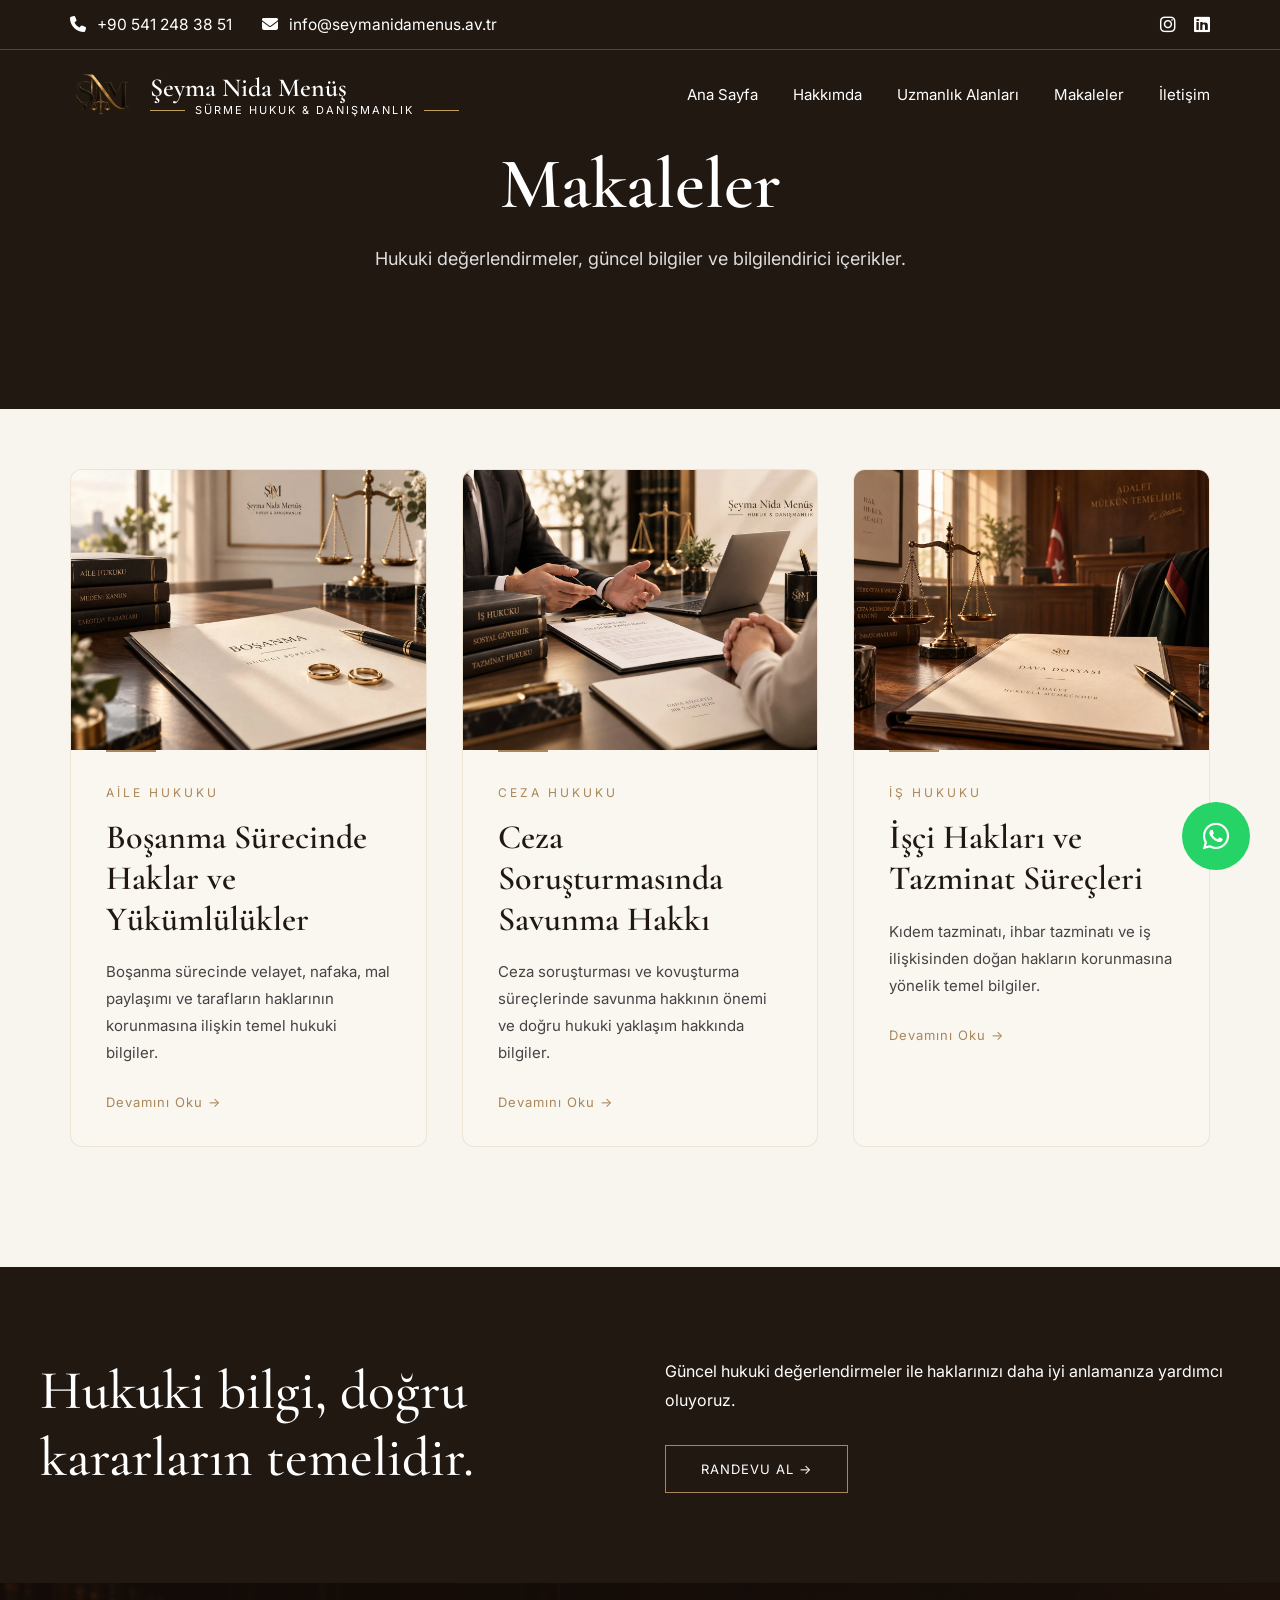
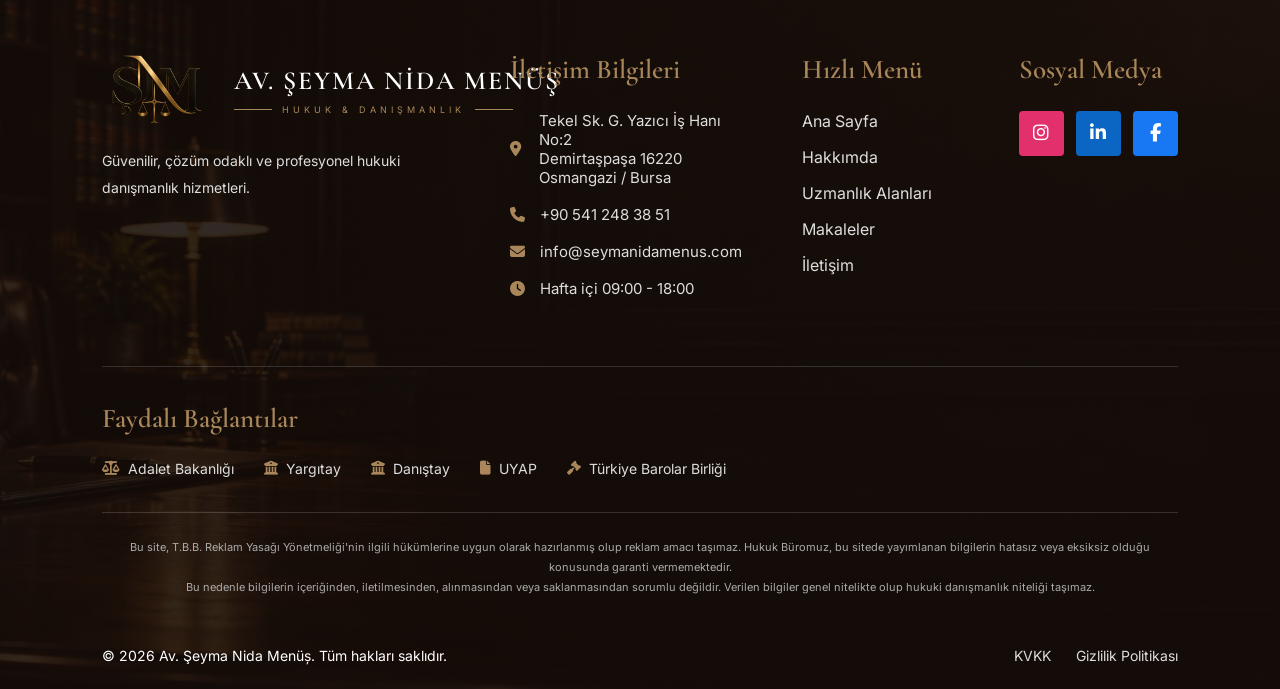
<file: makaleler.html>
<!doctype html>
<html lang="tr">
  <head>
    <meta charset="UTF-8" />

    <meta name="viewport" content="width=device-width, initial-scale=1.0" />

    <title>Makaleler | Av. Şeyma Nida Menüş</title>

    <meta
      name="description"
      content="Hukuki gelişmeler, değerlendirmeler ve bilgilendirici hukuk makaleleri."
    />

    <link rel="stylesheet" href="assets/css/style.css" />

    <link rel="stylesheet" href="assets/css/header.css" />

    <link rel="stylesheet" href="assets/css/footer.css" />

    <link rel="stylesheet" href="assets/css/makaleler.css" />

    <link rel="stylesheet" href="assets/css/responsive.css" />

    <link
      rel="stylesheet"
      href="https://cdnjs.cloudflare.com/ajax/libs/font-awesome/6.5.1/css/all.min.css"
    />

    <link
      href="https://fonts.googleapis.com/css2?family=Cormorant+Garamond:wght@400;500;600;700&family=Inter:wght@300;400;500;600&display=swap"
      rel="stylesheet"
    />
  </head>

  <body>
    <div id="header"></div>

    <section class="page-hero">
      <h1>Makaleler</h1>

      <p>
        Hukuki değerlendirmeler, güncel bilgiler ve bilgilendirici içerikler.
      </p>
    </section>

    <section class="article-section">
      <div class="article-grid">
        <!-- MAKALE 1 -->

        <div class="article-card">
          <img src="assets/images/blog1.webp" alt="Boşanma Sürecinde Haklar" />

          <div class="article-content">
            <span> AİLE HUKUKU </span>

            <h3>Boşanma Sürecinde Haklar ve Yükümlülükler</h3>

            <p>
              Boşanma sürecinde velayet, nafaka, mal paylaşımı ve tarafların
              haklarının korunmasına ilişkin temel hukuki bilgiler.
            </p>

            <a href="makale-bosanma.html" class="article-read">
              Devamını Oku →
            </a>
          </div>
        </div>

        <!-- MAKALE 2 -->

        <div class="article-card">
          <img
            src="assets/images/blog2.webp"
            alt="Ceza Soruşturmasında Savunma Hakkı"
          />

          <div class="article-content">
            <span> CEZA HUKUKU </span>

            <h3>Ceza Soruşturmasında Savunma Hakkı</h3>

            <p>
              Ceza soruşturması ve kovuşturma süreçlerinde savunma hakkının
              önemi ve doğru hukuki yaklaşım hakkında bilgiler.
            </p>

            <a href="makale-ceza.html" class="article-read"> Devamını Oku → </a>
          </div>
        </div>

        <!-- MAKALE 3 -->

        <div class="article-card">
          <img
            src="assets/images/blog3.webp"
            alt="İşçi Hakları ve Tazminat Süreçleri"
          />

          <div class="article-content">
            <span> İŞ HUKUKU </span>

            <h3>İşçi Hakları ve Tazminat Süreçleri</h3>

            <p>
              Kıdem tazminatı, ihbar tazminatı ve iş ilişkisinden doğan hakların
              korunmasına yönelik temel bilgiler.
            </p>

            <a href="makale-is.html" class="article-read"> Devamını Oku → </a>
          </div>
        </div>
      </div>
    </section>

    <section class="quote">
      <div>
        <h2>Hukuki bilgi, doğru kararların temelidir.</h2>
      </div>

      <div>
        <p>
          Güncel hukuki değerlendirmeler ile haklarınızı daha iyi anlamanıza
          yardımcı oluyoruz.
        </p>

        <a href="iletisim.html" class="btn"> RANDEVU AL → </a>
      </div>
    </section>

    <div id="footer"></div>

    <a
      href="https://wa.me/905412483851"
      class="whatsapp-btn"
      aria-label="WhatsApp iletişim"
    >
      <i class="fa-brands fa-whatsapp"></i>
    </a>

    <script src="assets/js/main.js"></script>
  </body>
</html>
</file>
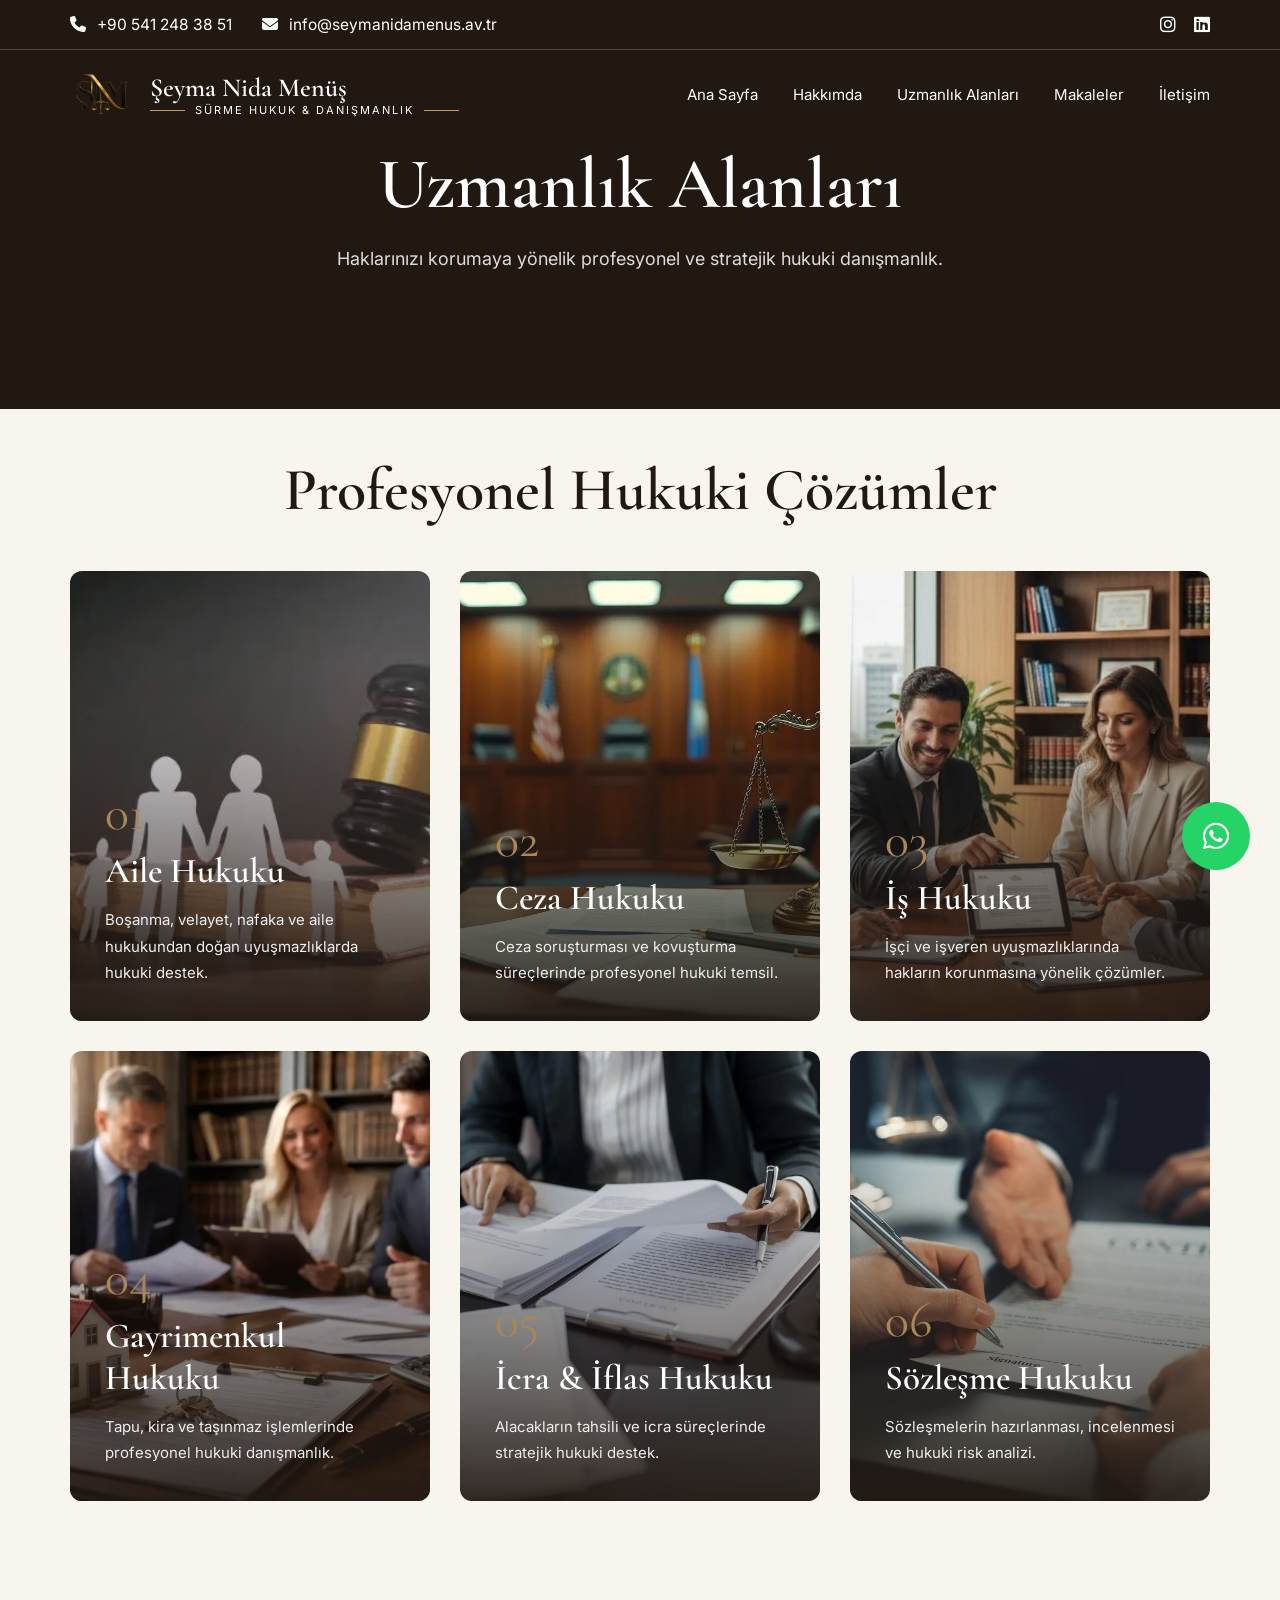
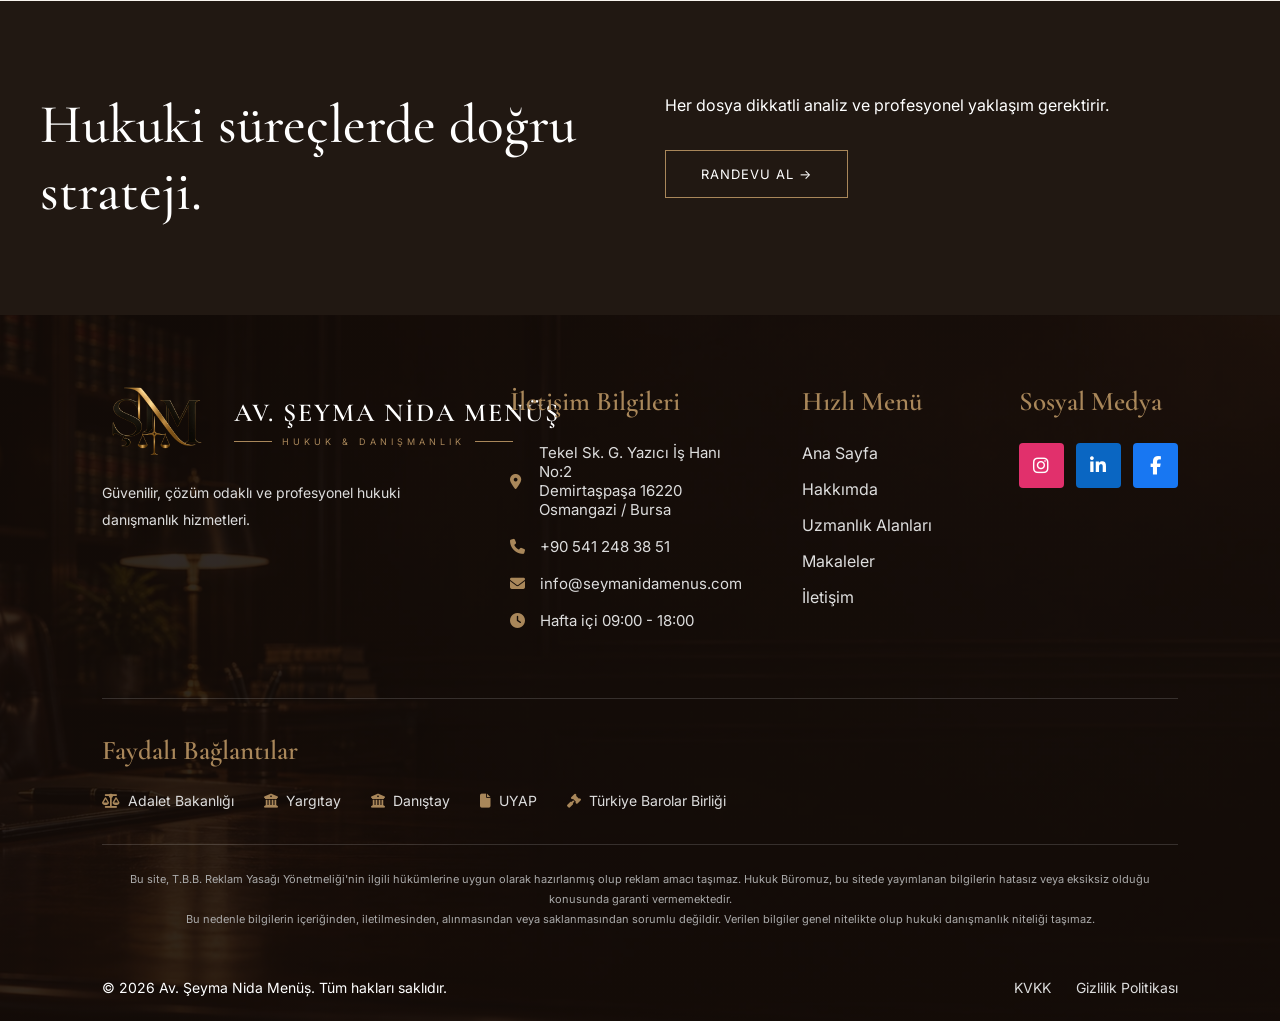
<file: uzmanlik.html>
<!doctype html>
<html lang="tr">
  <head>
    <meta charset="UTF-8" />

    <meta name="viewport" content="width=device-width, initial-scale=1.0" />

    <title>Uzmanlık Alanları | Av. Şeyma Nida Menüş</title>

    <link rel="stylesheet" href="assets/css/style.css" />
    <link rel="stylesheet" href="assets/css/header.css" />
    <link rel="stylesheet" href="assets/css/footer.css" />
    <link rel="stylesheet" href="assets/css/uzmanlik.css" />
    <link rel="stylesheet" href="assets/css/responsive.css" />

    <link
      rel="stylesheet"
      href="https://cdnjs.cloudflare.com/ajax/libs/font-awesome/6.5.1/css/all.min.css"
    />

    <link
      href="https://fonts.googleapis.com/css2?family=Cormorant+Garamond:wght@400;500;600;700&family=Inter:wght@300;400;500;600&display=swap"
      rel="stylesheet"
    />
  </head>

  <body>
    <div id="header"></div>

    <section class="page-hero">
      <h1>Uzmanlık Alanları</h1>

      <p>
        Haklarınızı korumaya yönelik profesyonel ve stratejik hukuki
        danışmanlık.
      </p>
    </section>

    <section class="expertise-section">
      <div class="expertise-title">
        <h2>Profesyonel Hukuki Çözümler</h2>
      </div>

      <div class="expertise-grid">
        <div class="expertise-card">
          <img src="assets/images/aile.webp" alt="Aile Hukuku" />

          <div class="overlay">
            <span> 01 </span>

            <h3>Aile Hukuku</h3>

            <p>
              Boşanma, velayet, nafaka ve aile hukukundan doğan uyuşmazlıklarda
              hukuki destek.
            </p>
          </div>
        </div>

        <div class="expertise-card">
          <img src="assets/images/ceza.webp" alt="Ceza Hukuku" />

          <div class="overlay">
            <span> 02 </span>

            <h3>Ceza Hukuku</h3>

            <p>
              Ceza soruşturması ve kovuşturma süreçlerinde profesyonel hukuki
              temsil.
            </p>
          </div>
        </div>

        <div class="expertise-card">
          <img src="assets/images/is.webp" alt="İş Hukuku" />

          <div class="overlay">
            <span> 03 </span>

            <h3>İş Hukuku</h3>

            <p>
              İşçi ve işveren uyuşmazlıklarında hakların korunmasına yönelik
              çözümler.
            </p>
          </div>
        </div>

        <div class="expertise-card">
          <img src="assets/images/gayrimenkul.webp" alt="Gayrimenkul Hukuku" />

          <div class="overlay">
            <span> 04 </span>

            <h3>Gayrimenkul Hukuku</h3>

            <p>
              Tapu, kira ve taşınmaz işlemlerinde profesyonel hukuki
              danışmanlık.
            </p>
          </div>
        </div>

        <div class="expertise-card">
          <img src="assets/images/icra.webp" alt="İcra İflas Hukuku" />

          <div class="overlay">
            <span> 05 </span>

            <h3>İcra & İflas Hukuku</h3>

            <p>
              Alacakların tahsili ve icra süreçlerinde stratejik hukuki destek.
            </p>
          </div>
        </div>

        <div class="expertise-card">
          <img src="assets/images/sozlesme.webp" alt="Sözleşme Hukuku" />

          <div class="overlay">
            <span> 06 </span>

            <h3>Sözleşme Hukuku</h3>

            <p>
              Sözleşmelerin hazırlanması, incelenmesi ve hukuki risk analizi.
            </p>
          </div>
        </div>
      </div>
    </section>

    <section class="quote">
      <div>
        <h2>Hukuki süreçlerde doğru strateji.</h2>
      </div>

      <div>
        <p>Her dosya dikkatli analiz ve profesyonel yaklaşım gerektirir.</p>

        <a href="iletisim.html" class="btn"> RANDEVU AL → </a>
      </div>
    </section>

    <div id="footer"></div>

    <a
      href="https://wa.me/905412483851"
      class="whatsapp-btn"
      aria-label="WhatsApp iletişim"
    >
      <i class="fa-brands fa-whatsapp"></i>
    </a>

    <script src="assets/js/main.js"></script>
  </body>
</html>
</file>
<file: assets/css/style.css>
/* ============================
   RESET
============================ */

* {
  margin: 0;

  padding: 0;

  box-sizing: border-box;
}

:root {
  --cream: #f8f4ee;

  --gold: #a9875a;

  --dark: #211812;

  --text: #333;

  --white: #fff;

  --border: rgba(0, 0, 0, 0.08);
}

html {
  scroll-behavior: smooth;
}

body {
  font-family: "Inter", sans-serif;

  background: var(--cream);

  color: var(--text);

  overflow-x: hidden;
}

a {
  text-decoration: none;

  color: inherit;
}

img {
  max-width: 100%;

  display: block;
}

/* ============================
   HERO
============================ */

.hero-split {
  position: relative;

  min-height: 100vh;

  display: flex;

  align-items: center;

  overflow: hidden;
}

.hero-image {
  position: absolute;

  inset: 0;

  overflow: hidden;
}

.hero-slide {
  position: absolute;

  inset: 0;

  width: 100%;

  height: 100%;

  object-fit: cover;

  opacity: 0;

  transform: scale(1.05);

  transition:
    opacity 1.2s ease-in-out,
    transform 6s ease;
}

.hero-slide.active {
  opacity: 1;

  transform: scale(1);
}

.hero-overlay {
  position: absolute;

  inset: 0;

  background: linear-gradient(
    90deg,
    rgba(33, 24, 18, 0.88),
    rgba(33, 24, 18, 0.55),
    rgba(33, 24, 18, 0.25)
  );
}

.hero-container {
  position: relative;

  z-index: 2;

  width: 100%;

  max-width: 1400px;

  margin: auto;

  padding: 80px 40px;
}

.hero-content {
  max-width: 650px;

  color: #fff;
}

.hero-content h1 {
  font-family: "Cormorant Garamond", serif;

  font-size: 70px;

  font-weight: 600;

  line-height: 1.05;
}

.hero-content h1 i {
  color: var(--gold);

  font-style: italic;
}

.hero-content p {
  font-size: 18px;

  line-height: 1.7;

  margin: 30px 0;

  max-width: 520px;
}

.hero-buttons {
  display: flex;

  gap: 20px;
}

.hero-btn {
  padding: 16px 35px;

  font-size: 13px;

  letter-spacing: 1px;

  transition: 0.3s ease;
}

.hero-btn.primary {
  background: var(--gold);

  color: #fff;
}

.hero-btn.secondary {
  border: 1px solid #fff;

  color: #fff;
}

.hero-btn:hover {
  transform: translateY(-3px);
}

/* ============================
   FEATURES
============================ */

.features {
  display: grid;

  grid-template-columns: repeat(4, 1fr);

  background: #fff;

  padding: 50px 40px;

  position: relative;

  z-index: 5;

  margin-top: -1px;
}

.features div {
  text-align: center;

  padding: 20px;

  border-right: 1px solid #ddd;
}

.features div:last-child {
  border: none;
}

.features h3 {
  font-family: "Cormorant Garamond", serif;

  font-size: 45px;

  color: var(--gold);
}

.features p {
  font-size: 15px;

  line-height: 1.5;
}

/* ============================
   SERVICES
============================ */

.services {
  padding: 100px 40px;
}

.section-title {
  margin-bottom: 60px;
}

.center-title {
  text-align: center;
}

.small-title {
  color: var(--gold);

  font-size: 12px;

  letter-spacing: 3px;

  margin-bottom: 15px;
}

.section-title h2 {
  font-family: "Cormorant Garamond", serif;

  font-size: 55px;

  color: var(--dark);
}

.section-title p {
  margin-top: 15px;
}

.service-images {
  display: grid;

  grid-template-columns: repeat(3, 1fr);

  gap: 25px;
}

.service-card {
  position: relative;

  height: 360px;

  overflow: hidden;
}

.service-card img {
  width: 100%;

  height: 100%;

  object-fit: cover;

  transition: 0.5s ease;
}

.service-card:hover img {
  transform: scale(1.08);
}

.service-card .overlay {
  position: absolute;

  inset: 0;

  padding: 35px;

  display: flex;

  flex-direction: column;

  justify-content: flex-end;

  color: #fff;

  background: linear-gradient(transparent, rgba(0, 0, 0, 0.85));
}

.overlay span {
  font-family: "Cormorant Garamond", serif;

  font-size: 55px;

  color: var(--gold);
}

.overlay h3 {
  font-family: "Cormorant Garamond", serif;

  font-size: 32px;
}

.overlay p {
  margin: 15px 0;

  line-height: 1.6;
}
/* ============================
   QUOTE
============================ */

.quote {
  display: grid;

  grid-template-columns: 1fr 1fr;

  gap: 50px;

  padding: 90px 40px;

  background: var(--dark);

  color: #fff;
}

.quote h2 {
  font-family: "Cormorant Garamond", serif;

  font-size: 55px;

  font-weight: 500;
}

.quote p {
  line-height: 1.8;

  margin-bottom: 30px;
}
/* ============================
   PREMIUM ABOUT SECTION V4
============================ */

.about-premium {
  display: grid;

  grid-template-columns: 0.95fr 1fr;

  gap: 90px;

  align-items: center;

  padding: 130px 90px;

  background: #faf7f1;
}

/* ============================
   IMAGE
============================ */

.about-premium-image {
  position: relative;

  width: 100%;

  max-width: 620px;

  height: 700px;

  display: flex;

  align-items: center;
}

.about-premium-image::before,
.about-premium-image::after {
  content: none;
}

.about-premium-image img {
  width: 100%;

  height: 640px;

  object-fit: cover;

  object-position: center;

  border-radius: 12px;

  box-shadow: 0 30px 70px rgba(0, 0, 0, 0.16);
}

/* ============================
   CONTENT
============================ */

.about-premium-content {
  max-width: 560px;
}

.about-premium-content .small-title {
  font-size: 15px;

  letter-spacing: 6px;

  color: #b08d57;

  margin-bottom: 18px;
}

.about-premium-content h2 {
  font-family: "Cormorant Garamond", serif;

  font-size: 64px;

  line-height: 1.05;

  font-weight: 600;

  color: #211812;

  margin-bottom: 20px;
}

.about-line {
  width: 90px;

  height: 2px;

  background: #b08d57;

  margin-bottom: 35px;
}

.about-premium-content p {
  font-size: 16px;

  line-height: 1.65;

  color: #3f3934;

  margin-bottom: 15px;
}

/* ============================
   PREMIUM INFO CARDS
============================ */

.about-details {
  display: grid;

  grid-template-columns: 1fr 1fr;

  gap: 18px;

  margin: 30px 0;
}

.about-details div {
  position: relative;

  background: #fff;

  padding: 18px 20px;

  min-height: 120px;

  border-radius: 12px;

  border: 1px solid rgba(176, 141, 87, 0.18);

  overflow: hidden;

  transition: 0.35s ease;
}

.about-details div::before {
  content: "";

  position: absolute;

  left: 0;

  top: 0;

  width: 3px;

  height: 100%;

  background: #b08d57;
}

.about-details div:hover {
  transform: translateY(-6px);

  box-shadow: 0 20px 45px rgba(0, 0, 0, 0.08);
}

.card-number {
  display: block;

  font-family: "Cormorant Garamond", serif;

  font-size: 34px;

  color: #b08d57;

  opacity: 0.7;

  margin-bottom: 5px;
}

.about-details strong {
  display: block;

  font-family: "Cormorant Garamond", serif;

  font-size: 23px;

  color: #211812;

  margin-bottom: 8px;
}

.about-details span:not(.card-number) {
  color: #5b544e;

  font-size: 14px;

  line-height: 1.8;
}

/* ============================
   CTA BUTTON
============================ */

.about-premium .outline-btn {
  display: inline-flex;

  align-items: center;

  justify-content: center;

  padding: 16px 32px;

  background: #2b241f;

  border: 1px solid #2b241f;

  color: #fff;

  font-size: 13px;

  letter-spacing: 1px;

  transition: 0.3s ease;
}

.about-premium .outline-btn:hover {
  background: #b08d57;

  border-color: #b08d57;
}

/* ============================
   BUTTONS
============================ */

.btn {
  display: inline-flex;

  align-items: center;

  justify-content: center;

  padding: 15px 35px;

  border: 1px solid var(--gold);

  font-size: 13px;

  letter-spacing: 1px;

  transition: 0.3s ease;
}

.btn:hover {
  background: var(--gold);

  color: #fff;
}

.outline-btn {
  display: inline-flex;

  align-items: center;

  justify-content: center;

  border: 1px solid var(--gold);

  padding: 15px 30px;

  color: var(--gold);

  font-size: 13px;

  letter-spacing: 1px;

  transition: 0.3s ease;
}

.outline-btn:hover {
  background: var(--gold);

  color: #fff;
}

/* ============================
   WHATSAPP
============================ */

.whatsapp-btn {
  position: fixed;

  right: 30px;

  bottom: 30px;

  width: 68px;

  height: 68px;

  border-radius: 50%;

  background: #25d366;

  color: #fff;

  display: flex;

  align-items: center;

  justify-content: center;

  font-size: 30px;

  z-index: 999;

  transition: 0.3s ease;
}

.whatsapp-btn:hover {
  transform: translateY(-5px);
}
/* ============================
   SCROLL INDICATOR
============================ */

.hero-scroll {
  position: absolute;

  bottom: -1px;

  left: 50%;

  transform: translateX(-50%);

  width: 110px;

  height: 55px;

  background: #fff;

  border-radius: 70px 70px 0 0;

  display: flex;

  align-items: center;

  justify-content: center;

  z-index: 10;
}

.hero-scroll span {
  width: 18px;

  height: 30px;

  border: 2px solid #333;

  border-radius: 20px;

  position: relative;
}

.hero-scroll span::before {
  content: "";

  position: absolute;

  top: 6px;

  left: 50%;

  width: 3px;

  height: 7px;

  background: #333;

  border-radius: 5px;

  transform: translateX(-50%);

  animation: scrollMove 1.8s infinite;
}

@keyframes scrollMove {
  0% {
    opacity: 0;

    transform: translate(-50%, 0);
  }

  50% {
    opacity: 1;
  }

  100% {
    opacity: 0;

    transform: translate(-50%, 8px);
  }
}

/* ============================
   INNER PAGE HERO
============================ */

.page-hero {
  background: var(--dark);

  color: #fff;

  padding: 140px 40px;

  text-align: center;
}

.page-hero h1 {
  font-family: "Cormorant Garamond", serif;

  font-size: 72px;

  font-weight: 600;
}

.page-hero p {
  margin-top: 20px;

  color: #ddd;

  font-size: 18px;
}

/* ============================
   LEGAL CONTENT
============================ */

.legal-content {
  max-width: 900px;

  margin: auto;

  padding: 100px 40px;
}

.legal-content h2,
.legal-content h3 {
  font-family: "Cormorant Garamond", serif;

  color: var(--dark);

  margin-bottom: 20px;
}

.legal-content h2 {
  font-size: 48px;
}

.legal-content h3 {
  font-size: 32px;

  margin-top: 45px;
}

.legal-content p {
  line-height: 1.9;

  margin-bottom: 20px;
}

.legal-content ul {
  padding-left: 25px;

  margin: 25px 0;
}

.legal-content li {
  line-height: 1.8;

  margin-bottom: 10px;
}

/* ============================
   ERROR PAGE
============================ */

.error-page {
  min-height: 60vh;

  display: flex;

  flex-direction: column;

  justify-content: center;

  align-items: center;

  text-align: center;

  gap: 25px;
}

.error-page h1 {
  font-family: "Cormorant Garamond", serif;

  font-size: 120px;

  color: var(--gold);
}

/* ============================
   ANIMATION
============================ */

.fade-up {
  opacity: 0;

  transform: translateY(40px);

  transition:
    opacity 0.8s ease,
    transform 0.8s ease;
}

.fade-up.active {
  opacity: 1;

  transform: translateY(0);
}

/* ============================
   SELECTION
============================ */

::selection {
  background: var(--gold);

  color: #fff;
}

/* ============================
   RESPONSIVE
============================ */

@media (max-width: 992px) {
  .hero-content h1 {
    font-size: 48px;
  }

  .hero-container {
    padding: 40px 25px;
  }

  .features {
    grid-template-columns: 1fr 1fr;
  }

  .about-premium {
    grid-template-columns: 1fr;
    padding: 80px 30px;
    gap: 50px;
  }

  .about-premium-image {
    max-width: 100%;
    height: auto;
  }

  .about-premium-image img {
    height: 550px;
  }

  .about-premium-content h2 {
    font-size: 48px;
  }

  .service-images {
    grid-template-columns: 1fr;
  }

  .quote {
    grid-template-columns: 1fr;
  }

  .page-hero h1 {
    font-size: 60px;
  }
}

@media (max-width: 600px) {
  .features {
    grid-template-columns: 1fr;
  }

  .hero-content h1 {
    font-size: 40px;
  }

  .hero-buttons {
    flex-direction: column;
  }

  .hero-btn {
    width: 100%;
    text-align: center;
  }

  .about-details {
    grid-template-columns: 1fr;
  }

  .about-premium-image img {
    height: 430px;
    border-radius: 10px;
  }

  .about-premium-content h2 {
    font-size: 42px;
  }

  .whatsapp-btn {
    width: 58px;
    height: 58px;
    right: 20px;
    bottom: 20px;
  }

  .quote h2 {
    font-size: 42px;
  }
}

/* ============================
   MOBILE COMPACT PREMIUM FIX
============================ */

@media (max-width: 600px) {
  /* Hero */
  .hero-content h1 {
    font-size: 38px;
    line-height: 1.1;
  }

  .hero-content p {
    font-size: 15px;
    line-height: 1.7;
  }

  .hero-buttons {
    flex-direction: column;
    gap: 12px;
  }

  .hero-btn {
    width: 100%;
    text-align: center;
  }

  /* 4 özellik kutusu -> 2x2 */
  .features {
    display: grid;
    grid-template-columns: repeat(2, minmax(0, 1fr));
    gap: 0;
    padding: 26px 14px;
  }

  .features div {
    padding: 18px 10px;
    min-height: 118px;
    text-align: center;
    border-right: 1px solid #e6e0d6;
    border-bottom: 1px solid #e6e0d6;
  }

  .features div:nth-child(2n) {
    border-right: none;
  }

  .features div:nth-last-child(-n + 2) {
    border-bottom: none;
  }

  .features h3 {
    font-size: 24px;
    margin-bottom: 6px;
    line-height: 1;
  }

  .features p {
    font-size: 13px;
    line-height: 1.45;
  }

  /* Çalışma alanları */
  .services {
    padding: 60px 20px;
  }

  .section-title {
    margin-bottom: 28px;
  }

  .small-title {
    margin-bottom: 10px;
    font-size: 11px;
    letter-spacing: 2px;
  }

  .section-title h2 {
    font-size: 40px;
    line-height: 1.08;
  }

  .section-title p {
    margin-top: 10px;
    font-size: 14px;
    line-height: 1.6;
  }

  .service-images {
    display: grid;
    grid-template-columns: repeat(2, minmax(0, 1fr)) !important;
    gap: 14px;
  }

  .service-card {
    height: 215px;
    margin-bottom: 0;
  }

  .service-card .overlay {
    padding: 14px;
  }

  .overlay span {
    font-size: 26px;
    line-height: 1;
    margin-bottom: 4px;
  }

  .overlay h3 {
    font-size: 17px;
    line-height: 1.15;
  }

  .overlay p {
    margin: 8px 0 10px;
    font-size: 11px;
    line-height: 1.45;
  }

  .overlay .detail-link,
  .overlay a {
    font-size: 12px;
  }

  /* Hakkımda kısa düzen */
  .about-premium {
    padding: 58px 20px;
    gap: 32px;
  }

  .about-premium-image img {
    height: 320px;
  }

  .about-premium-content h2 {
    font-size: 38px;
    line-height: 1.04;
  }

  .about-premium-content p {
    font-size: 15px;
    line-height: 1.75;
  }

  .about-details {
    grid-template-columns: repeat(2, minmax(0, 1fr));
    gap: 12px;
    margin: 28px 0;
  }

  .about-details div {
    padding: 18px 14px;
  }

  .about-details strong {
    font-size: 22px;
    line-height: 1.1;
  }

  .about-details span {
    font-size: 13px;
    line-height: 1.55;
  }

  /* Quote ve genel boşluklar */
  .quote {
    padding: 60px 20px;
    gap: 30px;
  }

  .quote h2 {
    font-size: 36px;
    line-height: 1.08;
  }

  /* Buton / whatsapp */
  .whatsapp-btn {
    width: 58px;
    height: 58px;
    right: 18px;
    bottom: 18px;
  }
}

/* ============================
   HERO MOBILE IMAGE FIX
============================ */

@media (max-width: 900px) {
  .hero-split {
    min-height: 100vh;
  }

  .hero-image {
    position: absolute;
    inset: 0;
  }

  .hero-slide {
    object-fit: cover;
    object-position: center center;
  }

  .hero-overlay {
    background: linear-gradient(
      180deg,
      rgba(33, 24, 18, 0.75),
      rgba(33, 24, 18, 0.65)
    );
  }

  .hero-container {
    padding: 120px 25px 70px;
  }
}

@media (max-width: 600px) {
  .hero-split {
    min-height: 90vh;
  }

  .hero-slide {
    object-fit: cover;
    object-position: 55% center;
  }

  .hero-content h1 {
    font-size: 36px;
  }

  .hero-content p {
    font-size: 14px;
  }

  .hero-buttons {
    gap: 12px;
  }
}
</file>
<file: assets/css/header.css>
/* ============================
   HEADER
============================ */

.header {
  position: fixed;
  top: 0;
  left: 0;
  width: 100%;
  z-index: 1000;
  color: #fff;
  transition: all 0.4s ease;
}

/* ============================
   TOP BAR
============================ */

.top-bar {
  width: 100%;
  border-bottom: 1px solid rgba(255, 255, 255, 0.2);
  transition: all 0.4s ease;
}

.top-bar-container {
  max-width: 1200px;
  margin: auto;
  padding: 14px 30px;

  display: flex;
  justify-content: space-between;
  align-items: center;
}

.top-contact,
.top-social {
  display: flex;
  align-items: center;
}

.top-contact {
  gap: 30px;
}

.top-social {
  gap: 18px;
}

.top-contact a,
.top-social a {
  color: #fff;
  text-decoration: none;
  transition: 0.3s ease;
}

.top-contact a {
  font-size: 15.5px;
}

.top-contact a i {
  font-size: 16px;
  margin-right: 7px;
}

.top-social a {
  font-size: 18px;
}

.top-contact a:hover,
.top-social a:hover {
  color: #c6a15b;
}

/* ============================
   MAIN HEADER
============================ */

.header-container {
  max-width: 1200px;
  margin: auto;
  padding: 22px 30px;

  display: flex;
  align-items: center;
  justify-content: space-between;
}

/* ============================
   LOGO
============================ */

.logo {
  display: flex;
  align-items: center;
  gap: 15px;

  text-decoration: none;
  color: #fff;
}

.logo img {
  width: 65px;
  height: auto;
}

.logo-name {
  font-family: "Cormorant Garamond", serif;
  font-size: 26px;
  font-weight: 600;
}

.logo-line {
  display: flex;
  align-items: center;
  gap: 10px;
}

.logo-line span {
  width: 35px;
  height: 1px;
  background: #c6a15b;
  flex-shrink: 0;
}

.logo-line p {
  margin: 0;
  font-size: 11px;
  letter-spacing: 2px;
}

/* ============================
   NAVIGATION
============================ */

.nav-menu {
  display: flex;
  align-items: center;
  gap: 35px;
}

.nav-menu a {
  color: #fff;
  text-decoration: none;
  font-size: 15px;
  transition: 0.3s;
}

.nav-menu a:hover,
.nav-menu a.active {
  color: #c6a15b;
}

/* ============================
   MOBILE MENU BUTTON
============================ */

.menu-toggle {
  display: none;
  background: none;
  border: 0;
  padding: 0;
}

.menu-toggle span {
  display: block;
  width: 28px;
  height: 2px;
  background: #fff;
  margin: 6px 0;
  transition: 0.3s;
}

/* ============================
   SCROLL STATE
============================ */

.header.scrolled {
  background: rgba(255, 255, 255, 0.96);
  box-shadow: 0 5px 25px rgba(0, 0, 0, 0.08);
}

.header.scrolled .top-bar {
  height: 0;
  overflow: hidden;
  opacity: 0;
}

.header.scrolled .logo,
.header.scrolled .nav-menu a {
  color: #111;
}

.header.scrolled .top-contact a,
.header.scrolled .top-social a {
  color: #111;
}

.header.scrolled .menu-toggle span {
  background: #111;
}

/* ============================
   MOBILE
============================ */

@media (max-width: 900px) {
  .top-bar {
    display: none;
  }

  .header-container {
    padding: 18px 20px;
  }

  .logo img {
    width: 55px;
  }

  .logo-name {
    font-size: 22px;
  }

  .menu-toggle {
    display: block;
    cursor: pointer;
  }

  .nav-menu {
    position: absolute;
    top: 100%;
    left: 0;

    width: 100%;
    background: #211812;

    flex-direction: column;
    align-items: flex-start;
    gap: 22px;

    padding: 30px 25px;

    opacity: 0;
    visibility: hidden;

    transform: translateY(-15px);

    transition: 0.35s ease;
  }

  .nav-menu.active {
    opacity: 1;
    visibility: visible;
    transform: translateY(0);
  }

  .nav-menu a {
    font-size: 16px;
    color: #fff;
  }
}

/* ============================
   SMALL MOBILE
============================ */

@media (max-width: 500px) {
  .header-container {
    padding: 15px 18px;
  }

  .logo img {
    width: 50px;
  }

  .logo-name {
    font-size: 20px;
  }

  .nav-menu {
    padding: 25px 20px;
  }
}

/* ============================
   FINAL MOBILE HEADER FIX CLEAN
============================ */

@media (max-width: 900px) {
  .top-bar {
    display: block;
  }

  .top-bar-container {
    padding: 8px 15px;

    justify-content: center;
    flex-wrap: wrap;
    gap: 8px;
  }

  .top-social {
    display: flex;
    gap: 12px;
  }

  .top-contact {
    gap: 12px;
  }

  .top-contact a,
  .top-social a {
    font-size: 11px;
  }

  .header-container {
    padding: 14px 18px;
  }

  .logo img {
    width: 50px;
  }

  .logo-name {
    font-size: 20px;
  }

  .menu-toggle {
    display: block;
    cursor: pointer;
  }

  .nav-menu {
    position: fixed;

    top: 92px;
    left: 0;

    width: 100%;
    height: calc(100vh - 92px);

    background: #211812;

    z-index: 9999;

    padding: 35px 25px;

    overflow-y: auto;

    flex-direction: column;
    align-items: flex-start;

    gap: 22px;

    opacity: 0;
    visibility: hidden;

    transform: translateY(-15px);

    transition: 0.35s ease;
  }

  .nav-menu.active {
    opacity: 1;
    visibility: visible;
    transform: translateY(0);
  }

  .nav-menu a {
    color: #fff;
    font-size: 16px;
    padding: 8px 0;
  }
}

@media (max-width: 500px) {
  .top-contact {
    flex-direction: row;
    gap: 10px;
  }

  .top-social {
    gap: 8px;
  }

  .header-container {
    padding: 12px 15px;
  }
}

/* ============================
   MOBILE MENU FINAL DESIGN
============================ */

@media (max-width: 900px) {
  .nav-menu {
    position: fixed;

    top: 92px;
    left: 0;

    width: 100%;

    height: auto;
    max-height: calc(100vh - 92px);

    background: #211812;

    z-index: 9999;

    padding: 25px 25px 35px;

    display: flex;
    flex-direction: column;
    align-items: flex-start;

    gap: 0;

    overflow-y: auto;

    border-bottom: 1px solid rgba(198, 161, 91, 0.35);

    box-shadow: 0 15px 35px rgba(0, 0, 0, 0.35);

    opacity: 0;
    visibility: hidden;

    transform: translateY(-20px);

    transition: 0.35s ease;
  }

  .nav-menu.active {
    opacity: 1;
    visibility: visible;
    transform: translateY(0);
  }

  .nav-menu a {
    width: 100%;

    color: #fff !important;

    font-size: 16px;
    font-weight: 500;

    padding: 15px 5px;

    border-bottom: 1px solid rgba(255, 255, 255, 0.08);
  }

  .nav-menu a:last-child {
    border-bottom: none;
  }

  .nav-menu a:hover,
  .nav-menu a.active {
    color: #c6a15b !important;
  }
}

/* Menü açıkken scroll sonrası renk bozulmasın */

.header.scrolled .nav-menu a {
  color: #fff;
}

.header.scrolled .nav-menu a:hover,
.header.scrolled .nav-menu a.active {
  color: #c6a15b;
}

/* ============================
   SCROLLED HEADER MENU COLOR
============================ */

.header.scrolled .nav-menu a {
  color: #c6a15b !important;
}

.header.scrolled .nav-menu a:hover {
  color: #8f6d3d !important;
}

/* ============================
   MOBILE LOGO LINE FIX
   Yazının sonundaki altın çizgiyi
   tüm mobil cihazlarda hizalar
============================ */

@media (max-width: 700px) {
  .logo {
    min-width: 0;
  }

  .logo > div {
    min-width: 0;
  }

  .logo-line {
    display: flex;

    align-items: center;

    justify-content: flex-start;

    width: max-content;
    max-width: 100%;

    gap: 8px;
  }

  .logo-line p {
    margin: 0;

    font-size: 10px;

    line-height: 1.2;

    letter-spacing: 1.6px;

    white-space: nowrap;

    flex: 0 1 auto;
  }

  .logo-line span {
    display: block;

    width: 35px;
    min-width: 35px;

    height: 1px;

    background: #c6a15b;

    flex: 0 0 35px;
  }
}

/* ============================
   EXTRA SMALL MOBILE
============================ */

@media (max-width: 380px) {
  .header-container {
    padding-left: 12px;
    padding-right: 12px;
  }

  .logo {
    gap: 10px;
  }

  .logo img {
    width: 46px;
  }

  .logo-name {
    font-size: 19px;
  }

  .logo-line {
    gap: 6px;
  }

  .logo-line p {
    font-size: 9px;
    letter-spacing: 1.2px;
  }

  .logo-line span {
    width: 28px;
    min-width: 28px;
    flex-basis: 28px;
  }
}
</file>
<file: assets/css/footer.css>
.footer {
  position: relative;
  padding: 70px 8% 25px;
  color: #fff;
  background:
    linear-gradient(rgba(20, 12, 8, 0.88), rgba(20, 12, 8, 0.88)),
    url("../images/footer-bg.webp");
  background-size: cover;
  background-position: center;
  overflow: hidden;
}

.footer-container {
  max-width: 1450px;
  margin: auto;
  display: grid;
  grid-template-columns: 1.5fr 1fr 1fr 0.8fr;
  gap: 60px;
  padding-bottom: 50px;
  border-bottom: 1px solid rgba(255, 255, 255, 0.15);
}

/* LOGO */

.footer-logo-link {
  display: flex;
  align-items: center;
  gap: 22px;
}

.footer-logo-img {
  width: 110px;
  height: auto;
  object-fit: contain;
}

.footer-logo-info {
  display: flex;
  flex-direction: column;
}

.footer-logo-name {
  font-family: "Cormorant Garamond", serif;
  font-size: 26px;
  font-weight: 600;
  letter-spacing: 2px;
  color: #fff;
  white-space: nowrap;
}

.footer-logo-line {
  display: flex;
  align-items: center;
  gap: 10px;
  margin-top: 8px;
}

.footer-logo-line span {
  width: 38px;
  height: 1px;
  background: #a9875a;
}

.footer-logo-line p {
  margin: 0;
  color: #a9875a;
  font-size: 9px;
  letter-spacing: 4px;
  white-space: nowrap;
}

.footer-description {
  margin-top: 22px;
  max-width: 330px;
  font-size: 14px;
  line-height: 1.9;
  color: #ddd;
}

/* TITLES */

.footer-col h3,
.footer-useful h3 {
  font-family: "Cormorant Garamond", serif;
  font-size: 27px;
  font-weight: 600;
  color: #a9875a;
  margin-bottom: 25px;
}

/* CONTACT */

.footer-contact {
  list-style: none;
}

.footer-contact li {
  display: flex;
  align-items: center;
  gap: 12px;
  margin-bottom: 18px;
  font-size: 15px;
  color: #ddd;
}

.footer-contact i {
  color: #a9875a;
  width: 18px;
}

/* LINKS */

.footer-links {
  list-style: none;
}

.footer-links li {
  margin-bottom: 16px;
}

.footer-links a {
  color: #ddd;
  transition: 0.3s;
}

.footer-links a:hover {
  color: #a9875a;
}

/* SOCIAL */

.footer-social {
  display: flex;
  gap: 12px;
}

.footer-social a {
  width: 45px;
  height: 45px;
  display: flex;
  align-items: center;
  justify-content: center;
  color: #fff;
  border-radius: 4px;
  font-size: 18px;
  transition: 0.3s;
}

.footer-social a:nth-child(1) {
  background: #e1306c;
}

.footer-social a:nth-child(2) {
  background: #0a66c2;
}

.footer-social a:nth-child(3) {
  background: #1877f2;
}

.footer-social a:hover {
  transform: translateY(-4px);
  filter: brightness(1.1);
}

/* USEFUL */

.footer-useful {
  max-width: 1450px;
  margin: 35px auto 0;
  padding-bottom: 35px;
  border-bottom: 1px solid rgba(255, 255, 255, 0.15);
}

.useful-links {
  display: flex;
  flex-wrap: wrap;
  gap: 30px;
}

.useful-links a {
  color: #ddd;
  font-size: 14px;
  display: flex;
  align-items: center;
  gap: 8px;
}

.useful-links i {
  color: #a9875a;
}

/* LEGAL */

.footer-legal {
  max-width: 1200px;
  margin: 25px auto;
  text-align: center;
  color: #aaa;
  font-size: 11px;
  line-height: 1.8;
}

/* BOTTOM */

.footer-bottom {
  max-width: 1450px;
  margin: auto;
  display: flex;
  justify-content: space-between;
  align-items: center;
  padding-top: 25px;
  font-size: 14px;
}

.footer-bottom div {
  display: flex;
  gap: 25px;
}

.footer-bottom a {
  color: #ddd;
}

.footer-bottom a:hover {
  color: #a9875a;
}

/* RESPONSIVE */

@media (max-width: 1000px) {
  .footer-container {
    grid-template-columns: 1fr 1fr;
  }
}

@media (max-width: 700px) {
  .footer-container {
    grid-template-columns: 1fr;
  }

  .footer-logo-link {
    justify-content: center;
  }

  .footer-description {
    text-align: center;
  }

  .footer-bottom {
    flex-direction: column;
    gap: 20px;
    text-align: center;
  }

  .useful-links {
    flex-direction: column;
  }
}

/* ============================
   MOBILE RESPONSIVE ADDITIONS
   ORIGINAL DESIGN PRESERVED
============================ */

@media (max-width: 1000px) {
  .footer-container {
    grid-template-columns: 1fr 1fr;
    gap: 35px;
  }

  .footer-brand {
    grid-column: 1 / -1;
    text-align: center;
  }

  .footer-logo-link {
    justify-content: center;
  }

  .footer-description {
    margin-left: auto;
    margin-right: auto;
  }
}

@media (max-width: 700px) {
  .footer {
    padding: 40px 20px 25px;
  }

  .footer-container {
    grid-template-columns: 1fr 1fr;
    gap: 25px 20px;
  }

  .footer-col h3,
  .footer-useful h3 {
    font-size: 18px;
  }

  .footer-logo-img {
    width: 75px;
  }

  .footer-logo-name {
    font-size: 20px;
  }

  .footer-logo-line p {
    font-size: 8px;
    letter-spacing: 2px;
  }

  .footer-contact li {
    font-size: 12px;
  }

  .footer-links a,
  .useful-links a {
    font-size: 13px;
  }

  .footer-social a {
    width: 38px;
    height: 38px;
  }

  .mobile-useful {
    margin-top: 0;
    padding-bottom: 0;
    border-bottom: 0;
  }

  .useful-links {
    display: flex;
    flex-direction: column;
    gap: 12px;
  }

  .footer-legal {
    margin-top: 30px;
    font-size: 10px;
  }

  .footer-bottom {
    flex-direction: column;
    gap: 15px;
    text-align: center;
  }

  .footer-bottom div {
    justify-content: center;
  }
}
</file>
<file: assets/css/responsive.css>
/* ============================
   RESPONSIVE CSS
   HERO MOBILE IMAGE FIX ADDED
   Existing structure preserved
============================ */

/* TABLET */

@media (max-width: 1100px) {
  .hero-container {
    padding: 70px 30px;
  }

  .hero-content h1 {
    font-size: 55px;
  }

  .features {
    grid-template-columns: repeat(2, 1fr);
  }

  .service-images {
    grid-template-columns: repeat(2, 1fr);
  }

  .quote {
    grid-template-columns: 1fr;
  }
}

/* MOBILE */

@media (max-width: 900px) {
  .hero-split {
    min-height: 90vh;
  }

  .hero-container {
    padding: 110px 25px 70px;
  }

  .hero-image {
    position: absolute;

    inset: 0;
  }

  /* MOBİL HERO RESİM */

  .hero-slide {
    width: 100%;

    height: 100%;

    object-fit: cover;

    object-position: center center;
  }

  .hero-overlay {
    background: linear-gradient(
      180deg,
      rgba(33, 24, 18, 0.75),
      rgba(33, 24, 18, 0.65)
    );
  }

  .hero-content h1 {
    font-size: 45px;

    line-height: 1.15;
  }

  .hero-content p {
    font-size: 16px;
  }

  .hero-buttons {
    flex-direction: column;

    gap: 15px;
  }

  .hero-btn {
    width: 100%;

    text-align: center;
  }
}

/* SMALL MOBILE */

@media (max-width: 600px) {
  .hero-split {
    min-height: 100svh;

    height: 100svh;

    overflow: hidden;
  }

  .hero-container {
    min-height: 100svh;

    display: flex;

    align-items: center;

    padding: 120px 20px 40px;
  }

  /* FOTOĞRAF MOBİL OPTİMİZASYON */

  .hero-slide {
    object-fit: cover;

    /*
 Fotoğraf tamamen ekranı doldurur.
 Yanlarda boşluk bırakmaz.
 Önemli alanları daha yukarıda tutar.
*/

    object-position: center 35%;
  }

  .hero-content h1 {
    font-size: 38px;
  }

  .hero-content p {
    font-size: 14px;

    line-height: 1.6;
  }

  .hero-buttons {
    flex-direction: column;

    gap: 12px;
  }

  .hero-btn {
    width: 100%;

    text-align: center;
  }

  .features {
    grid-template-columns: repeat(2, 1fr);

    margin-top: 0;
  }

  .service-images {
    grid-template-columns: repeat(2, 1fr);
  }

  .whatsapp-btn {
    width: 58px;

    height: 58px;

    right: 18px;

    bottom: 18px;
  }
}

/* MENU SCROLL */

body.menu-open {
  overflow: hidden;
}
</file>
<file: assets/css/hakkimda.css>
/* ============================
   HAKKIMDA PAGE PREMIUM
============================ */

/* ============================
   HERO
============================ */

.page-hero {
  position: relative;

  min-height: 376px;

  display: flex;

  flex-direction: column;

  justify-content: center;

  padding: 140px 40px 90px;

  background: #211812;
}

.page-hero h1 {
  font-family: "Cormorant Garamond", serif;

  font-size: 80px;

  font-weight: 600;

  color: #fff;

  line-height: 1;
}

.page-hero p {
  margin-top: 20px;

  color: #ddd;

  font-size: 18px;
}

/* ============================
   ABOUT MAIN
============================ */

.about-page {
  max-width: 1400px;

  margin: auto;

  padding: 120px 70px;
}

.about-content {
  display: grid;

  grid-template-columns: 1fr 420px;

  gap: 90px;

  align-items: center;
}

/* ============================
   TEXT
============================ */

.about-text .small-title {
  color: var(--gold);

  font-size: 13px;

  letter-spacing: 6px;

  margin-bottom: 22px;
}

.about-text h2 {
  font-family: "Cormorant Garamond", serif;

  font-size: 72px;

  line-height: 1;

  font-weight: 600;

  color: var(--dark);

  margin-bottom: 30px;
}

.about-text p {
  font-size: 17px;

  line-height: 1.85;

  color: #2b2b2b;

  max-width: 600px;

  margin-bottom: 20px;
}

/* ============================
   MAIN IMAGE
============================ */

.about-image img {
  width: 420px;

  height: 650px;

  object-fit: cover;

  border-radius: 24px;

  border: 1px solid rgba(176, 141, 87, 0.35);

  box-shadow: 0 25px 60px rgba(0, 0, 0, 0.15);

  transition: 0.4s ease;
}

.about-image img:hover {
  transform: translateY(-8px);
}

/* ============================
   DETAIL AREA
============================ */

.about-detail {
  max-width: 1200px;

  margin: auto;

  padding: 100px 40px;
}

.detail-with-image {
  display: grid;

  grid-template-columns: 420px 1fr;

  gap: 90px;

  align-items: start;
}

/* SOL FOTOĞRAF */

.detail-image img {
  width: 420px;

  height: 560px;

  object-fit: cover;

  border-radius: 24px;

  border: 1px solid rgba(176, 141, 87, 0.35);

  box-shadow: 0 25px 60px rgba(0, 0, 0, 0.15);

  transition: 0.4s ease;
}

.detail-image img:hover {
  transform: translateY(-8px);
}

/* SAĞ METİN */

.detail-text {
  max-width: 650px;
}

.detail-text h3 {
  font-family: "Cormorant Garamond", serif;

  font-size: 55px;

  font-weight: 600;

  color: var(--dark);

  margin: 0 0 25px;
}

.detail-text p {
  font-size: 17px;

  line-height: 1.9;

  color: #2b2b2b;

  margin-bottom: 20px;
}

/* ÇALIŞMA PRENSİPLERİ */

.principles-title {
  margin-top: 55px !important;

  font-size: 42px !important;
}

.detail-text ul {
  list-style: none;

  padding: 0;

  margin-top: 25px;
}

.detail-text li {
  position: relative;

  padding-left: 35px;

  font-size: 16px;

  line-height: 1.9;

  margin-bottom: 15px;
}

.detail-text li::before {
  content: "✓";

  position: absolute;

  left: 0;

  color: var(--gold);

  font-weight: bold;
}

/* ============================
   CARDS
============================ */

.about-values {
  display: grid;

  grid-template-columns: repeat(3, 1fr);

  gap: 25px;

  margin-top: 80px;
}

.about-value {
  background: #faf7f1;

  padding: 40px 32px;

  border-radius: 15px;

  border: 1px solid rgba(176, 141, 87, 0.18);

  box-shadow: 0 15px 35px rgba(0, 0, 0, 0.06);

  transition: 0.35s ease;
}

.about-value:hover {
  transform: translateY(-8px);

  box-shadow: 0 25px 55px rgba(0, 0, 0, 0.12);
}

.about-value h4 {
  font-family: "Cormorant Garamond", serif;

  font-size: 32px;

  color: var(--dark);

  margin-bottom: 15px;
}

.about-value p {
  font-size: 15px;

  line-height: 1.8;
}

/* ============================
   BUTTON
============================ */

.about-page .btn,
.quote .btn {
  display: inline-flex;

  align-items: center;

  justify-content: center;

  padding: 16px 35px;

  background: #2b241f;

  color: white;

  border: 1px solid #2b241f;

  transition: 0.3s ease;
}

.about-page .btn:hover,
.quote .btn:hover {
  background: var(--gold);

  border-color: var(--gold);
}

/* ============================
   QUOTE
============================ */

.quote {
  position: relative;

  z-index: 2;

  margin-top: -30px;
}

/* ============================
   TABLET
============================ */

@media (max-width: 1000px) {
  .about-content {
    grid-template-columns: 1fr;
  }

  .about-image img {
    width: 100%;

    height: 520px;
  }

  .detail-with-image {
    grid-template-columns: 1fr;

    gap: 40px;
  }

  .detail-image img {
    width: 100%;

    height: 520px;
  }

  .about-values {
    grid-template-columns: repeat(2, 1fr);
  }
}

/* ============================
   MOBILE
============================ */

@media (max-width: 700px) {
  .page-hero {
    min-height: 240px;

    padding: 80px 20px;
  }

  .page-hero h1 {
    font-size: 40px;
  }

  .about-page {
    padding: 45px 18px;
  }

  .about-text h2 {
    font-size: 34px;
  }

  .about-text p,
  .detail-text p {
    font-size: 14px;

    line-height: 1.7;
  }

  .about-image img {
    width: 100%;

    height: 350px;

    border-radius: 18px;
  }

  .detail-image img {
    width: 100%;

    height: 350px;

    border-radius: 18px;
  }

  .detail-text h3 {
    font-size: 35px;
  }

  .principles-title {
    font-size: 30px !important;
  }

  .about-values {
    grid-template-columns: 1fr;
  }

  .about-value {
    padding: 25px 20px;
  }

  .about-page .btn {
    width: 100%;
  }
}
/* ============================
   MOBILE HEADER FIX - HAKKIMDA
============================ */

@media (max-width: 700px) {
  /* Header alanı için boşluk */

  .page-hero {
    padding-top: 140px;
  }

  /* Hero başlığı header içine girmesin */

  .page-hero h1 {
    position: relative;

    z-index: 1;
  }

  /* Header logo hizalama */

  .logo {
    display: flex;

    align-items: center;
  }

  .logo img {
    max-width: 65px;

    height: auto;
  }

  /* Logo yazı alanı */

  .logo-text {
    display: flex;

    flex-direction: column;

    justify-content: center;

    line-height: 1;
  }

  /* SÜRME HUKUK & DANIŞMANLIK */

  .logo-text span {
    display: block;

    font-size: 11px;

    letter-spacing: 4px;

    white-space: nowrap;
  }
}
</file>
<file: assets/css/iletisim.css>
/* ============================
   İLETİŞİM SAYFASI PREMIUM
============================ */

/* ============================
   CONTACT SECTION
============================ */

.contact-section {
  max-width: 1400px;

  margin: auto;

  padding: 90px 70px 110px;

  display: grid;

  grid-template-columns: 0.9fr 1.1fr;

  gap: 80px;

  align-items: start;
}

/* ============================
   CONTACT INFO
============================ */

.contact-info .small-title {
  color: var(--gold);

  font-size: 12px;

  letter-spacing: 5px;

  margin-bottom: 20px;
}

.contact-info h2 {
  font-family: "Cormorant Garamond", serif;

  font-size: 60px;

  line-height: 1.1;

  color: var(--dark);

  margin-bottom: 25px;
}

.contact-info > p {
  font-size: 16px;

  line-height: 1.9;

  color: #444;

  margin-bottom: 35px;
}

/* ============================
   CONTACT BOX
============================ */

.contact-box {
  display: flex;

  align-items: flex-start;

  gap: 18px;

  padding: 22px 0;

  border-bottom: 1px solid rgba(0, 0, 0, 0.08);
}

.contact-box i {
  color: var(--gold);

  font-size: 20px;

  margin-top: 5px;

  width: 25px;
}

.contact-box h4 {
  font-family: "Cormorant Garamond", serif;

  font-size: 26px;

  color: var(--dark);

  margin-bottom: 8px;
}

.contact-box p {
  color: #555;

  line-height: 1.8;
}

/* ============================
   FORM WRAPPER
============================ */

.contact-form-wrapper {
  background: #faf7f1;

  padding: 45px;

  border: 1px solid rgba(176, 141, 87, 0.2);

  box-shadow: 0 25px 60px rgba(0, 0, 0, 0.08);
}

.form-header {
  margin-bottom: 35px;
}

.form-header h3 {
  font-family: "Cormorant Garamond", serif;

  font-size: 42px;

  color: var(--dark);

  margin-bottom: 10px;
}

.form-header p {
  color: #555;

  line-height: 1.7;
}

/* ============================
   FORM
============================ */

.form-row {
  display: grid;

  grid-template-columns: 1fr 1fr;

  gap: 20px;
}

.form-group {
  display: flex;

  flex-direction: column;

  gap: 8px;

  margin-bottom: 20px;
}

.form-group label {
  font-size: 13px;

  color: var(--dark);
}

.contact-form input,
.contact-form select,
.contact-form textarea {
  width: 100%;

  padding: 16px;

  border: 1px solid #ddd;

  background: #fff;

  font-family: inherit;

  font-size: 14px;

  transition: 0.3s ease;
}

.contact-form input:focus,
.contact-form select:focus,
.contact-form textarea:focus {
  outline: none;

  border-color: var(--gold);

  box-shadow: 0 0 0 3px rgba(176, 141, 87, 0.08);
}

.contact-form textarea {
  height: 170px;

  resize: none;
}

/* ============================
   KVKK
============================ */

.kvkk-check {
  display: flex;

  align-items: flex-start;

  gap: 10px;

  font-size: 13px;

  line-height: 1.7;

  margin-bottom: 25px;

  color: #555;
}

.kvkk-check input {
  width: auto;

  margin-top: 5px;
}

/* ============================
   BUTTON
============================ */

.contact-form .btn {
  width: 100%;

  padding: 17px;

  background: var(--dark);

  color: #fff;

  border: 1px solid var(--dark);

  font-size: 13px;

  letter-spacing: 2px;

  cursor: pointer;

  transition: 0.3s ease;
}

.contact-form .btn:hover {
  background: var(--gold);

  border-color: var(--gold);
}

/* ============================
   MAP
============================ */

.map-area {
  max-width: 1400px;

  margin: auto;

  padding: 0 70px 100px;
}

.map-area .small-title {
  color: var(--gold);

  font-size: 12px;

  letter-spacing: 5px;

  margin-bottom: 15px;
}

.map-area h2 {
  font-family: "Cormorant Garamond", serif;

  font-size: 55px;

  color: var(--dark);

  margin-bottom: 30px;
}

.map-area iframe {
  width: 100%;

  height: 450px;

  border: 0;

  display: block;

  box-shadow: 0 20px 50px rgba(0, 0, 0, 0.12);
}

/* ============================
   RESPONSIVE COMPACT PREMIUM
============================ */

@media (max-width: 1000px) {
  .contact-section {
    grid-template-columns: 1fr;
    padding: 70px 30px 80px;
    gap: 45px;
  }

  .contact-info h2 {
    font-size: 50px;
  }

  .contact-form-wrapper {
    padding: 35px;
  }

  .map-area {
    padding: 0 30px 70px;
  }
}

@media (max-width: 700px) {
  .contact-section {
    padding: 45px 18px 60px;
    gap: 30px;
  }

  .contact-info .small-title {
    font-size: 11px;
    letter-spacing: 4px;
    margin-bottom: 12px;
  }

  .contact-info h2 {
    font-size: 36px;
    line-height: 1.1;
    margin-bottom: 18px;
  }

  .contact-info > p {
    font-size: 14px;
    line-height: 1.7;
    margin-bottom: 20px;
  }

  /* iletişim kutuları */
  .contact-box {
    gap: 12px;
    padding: 14px 0;
  }

  .contact-box i {
    font-size: 18px;
  }

  .contact-box h4 {
    font-size: 22px;
    margin-bottom: 5px;
  }

  .contact-box p {
    font-size: 13px;
    line-height: 1.5;
  }

  /* Form */
  .contact-form-wrapper {
    padding: 22px 16px;
  }

  .form-header {
    margin-bottom: 22px;
  }

  .form-header h3 {
    font-size: 32px;
  }

  .form-header p {
    font-size: 14px;
  }

  .form-row {
    grid-template-columns: 1fr;
    gap: 0;
  }

  .form-group {
    margin-bottom: 15px;
    gap: 6px;
  }

  .contact-form input,
  .contact-form select,
  .contact-form textarea {
    padding: 13px;
    font-size: 13px;
  }

  .contact-form textarea {
    height: 130px;
  }

  .kvkk-check {
    font-size: 12px;
    line-height: 1.5;
    margin-bottom: 18px;
  }

  .contact-form .btn {
    padding: 15px;
  }

  /* Harita */
  .map-area {
    padding: 0 18px 50px;
  }

  .map-area h2 {
    font-size: 32px;
    margin-bottom: 20px;
  }

  .map-area iframe {
    height: 260px;
  }
}
</file>
<file: assets/css/makaleler.css>
/* ============================
   MAKALELER PREMIUM
============================ */

/* ============================
   ARTICLE SECTION
============================ */

.article-section {
  max-width: 1400px;

  margin: auto;

  padding: 60px 70px 120px;
}

/* ============================
   TITLE
============================ */

.article-title {
  text-align: center;

  max-width: 750px;

  margin: 0 auto 65px;
}

.article-title h2 {
  font-family: "Cormorant Garamond", serif;

  font-size: 62px;

  font-weight: 600;

  color: var(--dark);

  margin-bottom: 20px;
}

.article-title p {
  font-size: 17px;

  color: #2b2b2b;

  line-height: 1.8;
}

/* ============================
   GRID
============================ */

.article-grid {
  display: grid;

  grid-template-columns: repeat(3, 1fr);

  gap: 35px;
}

/* ============================
   CARD
============================ */

.article-card {
  position: relative;

  background: #faf7f1;

  border-radius: 12px;

  overflow: hidden;

  border: 1px solid rgba(176, 141, 87, 0.18);

  transition: 0.4s ease;
}

.article-card:hover {
  transform: translateY(-10px);

  box-shadow: 0 30px 70px rgba(0, 0, 0, 0.12);
}

/* ============================
   IMAGE
============================ */

.article-card img {
  width: 100%;

  height: 280px;

  object-fit: cover;

  transition: 0.6s ease;
}

.article-card:hover img {
  transform: scale(1.06);
}

/* ============================
   CONTENT
============================ */

.article-content {
  padding: 35px;

  position: relative;
}

.article-content::before {
  content: "";

  position: absolute;

  top: 0;

  left: 35px;

  width: 50px;

  height: 2px;

  background: var(--gold);
}

.article-card span {
  display: block;

  color: var(--gold);

  font-size: 12px;

  letter-spacing: 3px;

  margin-bottom: 18px;
}

.article-card h3 {
  font-family: "Cormorant Garamond", serif;

  font-size: 34px;

  line-height: 1.2;

  font-weight: 600;

  color: var(--dark);

  margin-bottom: 18px;
}

.article-card p {
  color: #444;

  font-size: 15px;

  line-height: 1.8;

  margin-bottom: 25px;
}

/* ============================
   READ LINK
============================ */

.article-read {
  display: inline-flex;

  color: var(--gold);

  font-size: 13px;

  letter-spacing: 1px;

  transition: 0.3s ease;
}

.article-read:hover {
  color: var(--dark);

  transform: translateX(6px);
}

/* ============================
   ARTICLE DETAIL
============================ */

.article-detail {
  max-width: 900px;

  margin: auto;

  padding: 100px 40px;
}

.article-detail h1 {
  font-family: "Cormorant Garamond", serif;

  font-size: 65px;

  line-height: 1.1;

  color: var(--dark);

  margin-bottom: 30px;
}

.article-detail img {
  width: 100%;

  margin: 40px 0;

  border-radius: 10px;

  box-shadow: 0 25px 60px rgba(0, 0, 0, 0.12);
}

.article-detail p {
  color: #2b2b2b;

  font-size: 17px;

  line-height: 1.9;

  margin-bottom: 25px;
}

.article-detail h2 {
  font-family: "Cormorant Garamond", serif;

  font-size: 42px;

  color: var(--dark);

  margin: 45px 0 20px;
}

/* ============================
   RESPONSIVE
============================ */

@media (max-width: 1100px) {
  .article-section {
    padding: 80px 40px;
  }

  .article-grid {
    grid-template-columns: repeat(2, 1fr);
  }
}

@media (max-width: 700px) {
  .article-section {
    padding: 60px 25px;
  }

  .article-title h2 {
    font-size: 45px;
  }

  .article-grid {
    grid-template-columns: 1fr;
  }

  .article-card h3 {
    font-size: 30px;
  }

  .article-detail {
    padding: 60px 25px;
  }

  .article-detail h1 {
    font-size: 42px;
  }
}
/* ============================
   ARTICLE DETAIL EXTRA
============================ */

.article-category {
  display: inline-block;

  color: var(--gold);

  font-size: 13px;

  letter-spacing: 4px;

  margin-bottom: 25px;
}

.article-cta {
  margin-top: 70px;

  padding: 50px;

  background: #211812;

  text-align: center;

  border-radius: 10px;
}

.article-cta h2 {
  font-family: "Cormorant Garamond", serif;

  font-size: 40px;

  color: #fff;

  margin-bottom: 30px;
}

.article-cta .btn {
  display: inline-flex;

  padding: 16px 35px;

  background: var(--gold);

  color: #fff;

  border: 1px solid var(--gold);

  transition: 0.3s ease;
}

.article-cta .btn:hover {
  background: transparent;

  color: var(--gold);
}
/* ============================
   RESPONSIVE
============================ */

@media (max-width: 1100px) {
  .article-section {
    padding: 80px 40px;
  }

  .article-grid {
    grid-template-columns: repeat(2, 1fr);

    gap: 25px;
  }

  .article-card img {
    height: 260px;
  }

  .article-content {
    padding: 30px;
  }
}

@media (max-width: 700px) {
  .article-section {
    padding: 60px 20px;
  }

  .article-title {
    margin-bottom: 40px;
  }

  .article-title h2 {
    font-size: 42px;

    line-height: 1.1;
  }

  .article-title p {
    font-size: 15px;
  }

  .article-grid {
    grid-template-columns: 1fr;

    gap: 22px;
  }

  .article-card img {
    height: 230px;
  }

  .article-content {
    padding: 25px;
  }

  .article-card h3 {
    font-size: 28px;
  }

  .article-card p {
    font-size: 14px;
  }

  .article-detail {
    padding: 50px 20px;
  }

  .article-detail h1 {
    font-size: 38px;
  }

  .article-detail p {
    font-size: 15px;
  }

  .article-detail h2 {
    font-size: 34px;
  }

  .article-cta {
    padding: 35px 20px;

    margin-top: 50px;
  }

  .article-cta h2 {
    font-size: 34px;
  }
}

/* ============================
   RESPONSIVE COMPACT PREMIUM
============================ */

@media (max-width: 1100px) {
  .article-section {
    padding: 70px 40px 90px;
  }

  .article-grid {
    grid-template-columns: repeat(2, 1fr);
    gap: 25px;
  }

  .article-card img {
    height: 250px;
  }

  .article-content {
    padding: 28px;
  }
}

@media (max-width: 700px) {
  .article-section {
    padding: 50px 18px 70px;
  }

  .article-title {
    margin-bottom: 30px;
  }

  .article-title h2 {
    font-size: 38px;
    line-height: 1.1;
  }

  .article-title p {
    font-size: 14px;
    line-height: 1.6;
  }

  /* Mobilde makale kartları 2 kolon */
  .article-grid {
    grid-template-columns: repeat(2, minmax(0, 1fr));
    gap: 12px;
  }

  .article-card {
    border-radius: 10px;
  }

  .article-card img {
    height: 150px;
  }

  .article-content {
    padding: 16px 12px;
  }

  .article-content::before {
    left: 12px;
    width: 35px;
  }

  .article-card span {
    font-size: 10px;
    letter-spacing: 2px;
    margin-bottom: 10px;
  }

  .article-card h3 {
    font-size: 20px;
    line-height: 1.15;
    margin-bottom: 10px;
  }

  .article-card p {
    font-size: 12px;
    line-height: 1.5;
    margin-bottom: 12px;
  }

  .article-read {
    font-size: 11px;
  }

  /* Detay sayfası */
  .article-detail {
    padding: 45px 18px;
  }

  .article-detail h1 {
    font-size: 34px;
    line-height: 1.15;
  }

  .article-detail img {
    margin: 25px 0;
  }

  .article-detail p {
    font-size: 14px;
    line-height: 1.7;
  }

  .article-detail h2 {
    font-size: 30px;
  }

  .article-cta {
    padding: 30px 15px;
    margin-top: 40px;
  }

  .article-cta h2 {
    font-size: 30px;
  }
}
</file>
<file: assets/css/uzmanlik.css>
/* ============================
   UZMANLIK PREMIUM
============================ */

.expertise-section {
  max-width: 1400px;

  margin: auto;

  padding: 45px 70px 100px;
}

.expertise-title {
  text-align: center;

  margin-bottom: 45px;
}

.expertise-title h2 {
  font-family: "Cormorant Garamond", serif;

  font-size: 60px;

  font-weight: 600;

  color: var(--dark);
}

.expertise-grid {
  display: grid;

  grid-template-columns: repeat(3, 1fr);

  gap: 30px;
}

.expertise-card {
  position: relative;

  height: 450px;

  overflow: hidden;

  border-radius: 12px;

  background: #211812;

  transition: 0.4s ease;
}

.expertise-card img {
  width: 100%;

  height: 100%;

  object-fit: cover;

  transition: 0.6s ease;
}

.expertise-card::after {
  content: "";

  position: absolute;

  inset: 0;

  background: linear-gradient(
    transparent 20%,

    rgba(33, 24, 18, 0.92)
  );
}

.expertise-card:hover {
  transform: translateY(-8px);

  box-shadow: 0 30px 70px rgba(0, 0, 0, 0.2);
}

.expertise-card:hover img {
  transform: scale(1.08);
}

.overlay {
  position: absolute;

  z-index: 2;

  bottom: 0;

  left: 0;

  width: 100%;

  padding: 35px;

  color: white;
}

.overlay span {
  font-family: "Cormorant Garamond", serif;

  font-size: 50px;

  line-height: 1;

  color: var(--gold);
}

.overlay h3 {
  font-family: "Cormorant Garamond", serif;

  font-size: 35px;

  font-weight: 600;

  color: #fff;

  margin: 12px 0;
}

.overlay p {
  font-size: 15px;

  line-height: 1.75;

  color: #eee;

  margin-bottom: 0;
}

@media (max-width: 1100px) {
  .expertise-section {
    padding: 45px 40px 80px;
  }

  .expertise-grid {
    grid-template-columns: repeat(2, 1fr);
    gap: 20px;
  }

  .expertise-card {
    height: 360px;
  }
}

@media (max-width: 700px) {
  .expertise-section {
    padding: 45px 15px 60px;
  }

  .expertise-title {
    margin-bottom: 25px;
  }

  .expertise-title h2 {
    font-size: 36px;
    line-height: 1.1;
  }

  /* Mobilde 6 kart: 3 sıra x 2 kolon */
  .expertise-grid {
    grid-template-columns: repeat(2, minmax(0, 1fr));
    gap: 12px;
  }

  .expertise-card {
    height: 230px;
    border-radius: 10px;
  }

  .overlay {
    padding: 14px;
  }

  .overlay span {
    font-size: 28px;
  }

  .overlay h3 {
    font-size: 19px;
    line-height: 1.1;
    margin: 8px 0;
  }

  .overlay p {
    font-size: 11px;
    line-height: 1.35;
  }
}
</file>
